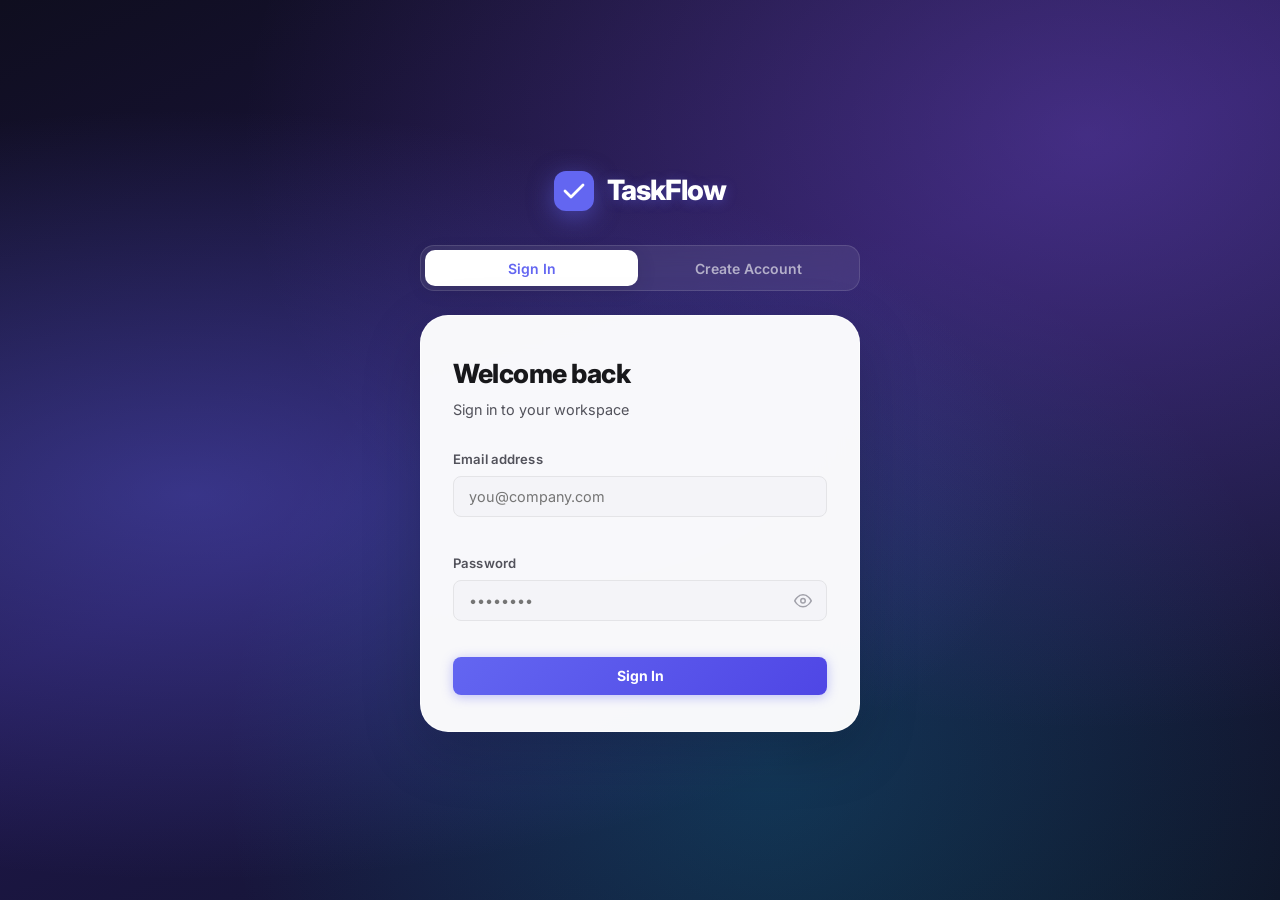
<file: frontend/index.html>
<!DOCTYPE html>
<html lang="en">
<head>
  <meta charset="UTF-8" />
  <meta name="viewport" content="width=device-width, initial-scale=1.0" />
  <meta name="description" content="TaskFlow — Enterprise Task Manager, Kanban board for teams" />
  <title>TaskFlow — Task Manager</title>
  <link rel="preconnect" href="https://fonts.googleapis.com" />
  <link rel="preconnect" href="https://fonts.gstatic.com" crossorigin />
  <link href="https://fonts.googleapis.com/css2?family=Inter:ital,opsz,wght@0,14..32,300;0,14..32,400;0,14..32,500;0,14..32,600;0,14..32,700;0,14..32,800;1,14..32,400&display=swap" rel="stylesheet" />
  <link rel="stylesheet" href="./css/styles.css" />

</head>
<body>

<!-- ═══════════════════════════════════════════════
     AUTH SCREEN
═══════════════════════════════════════════════ -->
<div id="auth-screen" class="auth-screen">

  <div class="auth-brand">
    <div class="brand-logo" aria-hidden="true">
      <svg width="40" height="40" viewBox="0 0 40 40" fill="none">
        <rect width="40" height="40" rx="12" fill="#6366f1"/>
        <path d="M11 20l6 6 12-12" stroke="#fff" stroke-width="2.8" stroke-linecap="round" stroke-linejoin="round"/>
      </svg>
    </div>
    <span class="brand-name">TaskFlow</span>
  </div>

  <div class="auth-tabs" role="tablist" aria-label="Auth options">
    <button class="auth-tab active" id="tab-login" role="tab" aria-selected="true" aria-controls="panel-login" data-tab="login">Sign In</button>
    <button class="auth-tab" id="tab-register" role="tab" aria-selected="false" aria-controls="panel-register" data-tab="register">Create Account</button>
  </div>

  <!-- Login -->
  <div class="auth-panel" id="panel-login" role="tabpanel" aria-labelledby="tab-login">
    <h1 class="auth-heading">Welcome back</h1>
    <p class="auth-subheading">Sign in to your workspace</p>
    <form id="login-form" novalidate autocomplete="on">
      <div class="form-group">
        <label for="login-email">Email address</label>
        <input type="email" id="login-email" name="email" autocomplete="email" placeholder="you@company.com" required />
        <span class="field-error" id="login-email-err" role="alert" aria-live="polite"></span>
      </div>
      <div class="form-group">
        <label for="login-password">Password</label>
        <div class="input-wrap">
          <input type="password" id="login-password" name="password" autocomplete="current-password" placeholder="••••••••" required />
          <button type="button" class="toggle-pw" aria-label="Show or hide password" data-target="login-password">
            <svg class="eye-icon" viewBox="0 0 24 24" fill="none" stroke="currentColor" stroke-width="2" aria-hidden="true"><path d="M1 12s4-8 11-8 11 8 11 8-4 8-11 8S1 12 1 12z"/><circle cx="12" cy="12" r="3"/></svg>
          </button>
        </div>
        <span class="field-error" id="login-pw-err" role="alert" aria-live="polite"></span>
      </div>
      <button type="submit" class="btn-primary btn-full" id="login-submit">
        <span class="btn-text">Sign In</span>
        <span class="btn-loader" aria-hidden="true"></span>
      </button>
      <div class="auth-banner" id="login-banner" role="alert" aria-live="assertive"></div>
    </form>
  </div>

  <!-- Register -->
  <div class="auth-panel auth-panel--hidden" id="panel-register" role="tabpanel" aria-labelledby="tab-register">
    <h1 class="auth-heading">Create your account</h1>
    <p class="auth-subheading">Start managing tasks with your team</p>
    <form id="register-form" novalidate autocomplete="on">
      <div class="form-group">
        <label for="reg-name">Full name</label>
        <input type="text" id="reg-name" name="name" autocomplete="name" placeholder="Jane Smith" required />
        <span class="field-error" id="reg-name-err" role="alert" aria-live="polite"></span>
      </div>
      <div class="form-group">
        <label for="reg-email">Email address</label>
        <input type="email" id="reg-email" name="email" autocomplete="email" placeholder="you@company.com" required />
        <span class="field-error" id="reg-email-err" role="alert" aria-live="polite"></span>
      </div>
      <div class="form-group">
        <label for="reg-password">Password <span class="hint">(min. 8 characters)</span></label>
        <div class="input-wrap">
          <input type="password" id="reg-password" name="password" autocomplete="new-password" placeholder="••••••••" required minlength="8" />
          <button type="button" class="toggle-pw" aria-label="Show or hide password" data-target="reg-password">
            <svg class="eye-icon" viewBox="0 0 24 24" fill="none" stroke="currentColor" stroke-width="2" aria-hidden="true"><path d="M1 12s4-8 11-8 11 8 11 8-4 8-11 8S1 12 1 12z"/><circle cx="12" cy="12" r="3"/></svg>
          </button>
        </div>
        <span class="field-error" id="reg-pw-err" role="alert" aria-live="polite"></span>
      </div>
      <button type="submit" class="btn-primary btn-full" id="register-submit">
        <span class="btn-text">Create Account</span>
        <span class="btn-loader" aria-hidden="true"></span>
      </button>
      <div class="auth-banner" id="reg-banner" role="alert" aria-live="assertive"></div>
    </form>
  </div>

</div><!-- /auth-screen -->

<!-- ═══════════════════════════════════════════════
     APP SHELL
═══════════════════════════════════════════════ -->
<div id="app" class="app-shell app-shell--hidden" aria-label="TaskFlow Application">

  <!-- Sidebar -->
  <aside class="sidebar" id="sidebar" aria-label="Sidebar navigation">
    <div class="sidebar-header">
      <div class="brand-logo" aria-hidden="true">
        <svg width="30" height="30" viewBox="0 0 40 40" fill="none">
          <rect width="40" height="40" rx="12" fill="#6366f1"/>
          <path d="M11 20l6 6 12-12" stroke="#fff" stroke-width="2.8" stroke-linecap="round" stroke-linejoin="round"/>
        </svg>
      </div>
      <span class="brand-name">TaskFlow</span>
      <button class="sidebar-close" id="sidebar-close" aria-label="Close sidebar">
        <svg viewBox="0 0 24 24" fill="none" stroke="currentColor" stroke-width="2.5" aria-hidden="true"><line x1="18" y1="6" x2="6" y2="18"/><line x1="6" y1="6" x2="18" y2="18"/></svg>
      </button>
    </div>

    <div class="sidebar-user">
      <div class="user-avatar" id="sidebar-avatar" aria-hidden="true"></div>
      <div class="user-info">
        <span class="user-name" id="sidebar-user-name">Loading…</span>
        <span class="user-role" id="sidebar-user-role"></span>
      </div>
    </div>

    <nav class="sidebar-nav" aria-label="Main navigation">
      <button class="nav-item active" data-view="board" aria-current="page">
        <svg class="nav-icon" viewBox="0 0 24 24" fill="none" stroke="currentColor" stroke-width="2" aria-hidden="true">
          <rect x="3" y="3" width="7" height="18" rx="1.5"/><rect x="14" y="3" width="7" height="10" rx="1.5"/><rect x="14" y="17" width="7" height="4" rx="1.5"/>
        </svg>Board
      </button>
      <button class="nav-item" data-view="activity">
        <svg class="nav-icon" viewBox="0 0 24 24" fill="none" stroke="currentColor" stroke-width="2" aria-hidden="true">
          <polyline points="22 12 18 12 15 21 9 3 6 12 2 12"/>
        </svg>Activity
      </button>
    </nav>

    <div class="sidebar-section">
      <div class="sidebar-section-header">
        <span>Projects</span>
        <button class="icon-btn" id="new-project-btn" aria-label="Create new project" title="New project">
          <svg viewBox="0 0 24 24" fill="none" stroke="currentColor" stroke-width="2.5" aria-hidden="true"><line x1="12" y1="5" x2="12" y2="19"/><line x1="5" y1="12" x2="19" y2="12"/></svg>
        </button>
      </div>
      <ul class="project-list" id="project-list" role="list" aria-label="Your projects"></ul>
    </div>

    <button class="sidebar-logout" id="logout-btn">
      <svg viewBox="0 0 24 24" fill="none" stroke="currentColor" stroke-width="2" aria-hidden="true">
        <path d="M9 21H5a2 2 0 01-2-2V5a2 2 0 012-2h4"/><polyline points="16 17 21 12 16 7"/><line x1="21" y1="12" x2="9" y2="12"/>
      </svg>Sign Out
    </button>
  </aside>

  <!-- Main content -->
  <div class="main-content">

    <!-- Topbar -->
    <header class="topbar" role="banner">
      <button class="hamburger" id="sidebar-toggle" aria-label="Toggle sidebar" aria-expanded="false" aria-controls="sidebar">
        <svg viewBox="0 0 24 24" fill="none" stroke="currentColor" stroke-width="2" aria-hidden="true">
          <line x1="3" y1="6" x2="21" y2="6"/><line x1="3" y1="12" x2="21" y2="12"/><line x1="3" y1="18" x2="21" y2="18"/>
        </svg>
      </button>

      <div class="topbar-project">
        <span class="project-dot" id="topbar-dot" aria-hidden="true"></span>
        <h2 class="project-title" id="topbar-title">Select a project</h2>
      </div>

      <div class="topbar-tools topbar-tools--hidden" id="topbar-tools">
        <div class="search-wrap">
          <label for="search-input" class="sr-only">Search tasks</label>
          <svg class="search-icon" viewBox="0 0 24 24" fill="none" stroke="currentColor" stroke-width="2" aria-hidden="true"><circle cx="11" cy="11" r="8"/><line x1="21" y1="21" x2="16.65" y2="16.65"/></svg>
          <input type="search" id="search-input" placeholder="Search tasks…" aria-label="Search tasks" autocomplete="off" />
        </div>
        <label for="filter-status" class="sr-only">Filter by status</label>
        <select id="filter-status" class="filter-select" aria-label="Filter by status">
          <option value="">All Status</option>
          <option value="todo">To Do</option>
          <option value="in_progress">In Progress</option>
          <option value="review">Review</option>
          <option value="done">Done</option>
        </select>
        <label for="filter-priority" class="sr-only">Filter by priority</label>
        <select id="filter-priority" class="filter-select" aria-label="Filter by priority">
          <option value="">All Priority</option>
          <option value="urgent">Urgent</option>
          <option value="high">High</option>
          <option value="medium">Medium</option>
          <option value="low">Low</option>
        </select>
        <button class="btn-primary" id="add-task-btn">
          <svg viewBox="0 0 24 24" fill="none" stroke="currentColor" stroke-width="2.5" aria-hidden="true" width="15" height="15"><line x1="12" y1="5" x2="12" y2="19"/><line x1="5" y1="12" x2="19" y2="12"/></svg>
          New Task
        </button>
      </div>
    </header>

    <!-- Stats bar -->
    <div class="stats-bar stats-bar--hidden" id="stats-bar" aria-label="Task statistics">
      <div class="stat-card" data-status="todo">
        <span class="stat-value" id="stat-todo">0</span>
        <span class="stat-label">To Do</span>
      </div>
      <div class="stat-card" data-status="in_progress">
        <span class="stat-value" id="stat-inprogress">0</span>
        <span class="stat-label">In Progress</span>
      </div>
      <div class="stat-card" data-status="review">
        <span class="stat-value" id="stat-review">0</span>
        <span class="stat-label">Review</span>
      </div>
      <div class="stat-card" data-status="done">
        <span class="stat-value" id="stat-done">0</span>
        <span class="stat-label">Done</span>
      </div>
      <div class="stat-card stat-total">
        <span class="stat-value" id="stat-total">0</span>
        <span class="stat-label">Total</span>
      </div>
    </div>

    <!-- Board view -->
    <main id="view-board" class="view" aria-label="Kanban board">
      <div class="board-columns" id="board" role="list" aria-label="Task columns"></div>
    </main>

    <!-- Activity view -->
    <main id="view-activity" class="view view--hidden" aria-label="Activity log">
      <div class="activity-view">
        <h2 class="view-heading">Recent Activity</h2>
        <ul class="activity-list" id="activity-list" role="list" aria-label="Activity entries"></ul>
      </div>
    </main>

    <!-- Empty state -->
    <div id="empty-state" class="empty-state empty-state--hidden" role="status">
      <div class="empty-icon" aria-hidden="true">
        <svg viewBox="0 0 100 100" fill="none">
          <rect x="12" y="24" width="76" height="58" rx="8" fill="#ede9fe"/>
          <rect x="24" y="38" width="52" height="6" rx="3" fill="#a5b4fc"/>
          <rect x="24" y="50" width="36" height="6" rx="3" fill="#c7d2fe"/>
          <rect x="24" y="62" width="44" height="6" rx="3" fill="#c7d2fe"/>
          <circle cx="74" cy="26" r="18" fill="#6366f1"/>
          <line x1="74" y1="18" x2="74" y2="34" stroke="#fff" stroke-width="3" stroke-linecap="round"/>
          <line x1="66" y1="26" x2="82" y2="26" stroke="#fff" stroke-width="3" stroke-linecap="round"/>
        </svg>
      </div>
      <h3>No project selected</h3>
      <p>Pick a project from the sidebar or create a new one to get started.</p>
      <button class="btn-primary" id="empty-new-project">
        <svg viewBox="0 0 24 24" fill="none" stroke="currentColor" stroke-width="2.5" aria-hidden="true" width="16" height="16"><line x1="12" y1="5" x2="12" y2="19"/><line x1="5" y1="12" x2="19" y2="12"/></svg>
        Create Project
      </button>
    </div>

  </div><!-- /main-content -->
</div><!-- /app-shell -->

<!-- ═══════════════════════════════════════════════
     MODALS
═══════════════════════════════════════════════ -->

<!-- Task modal -->
<div class="modal-overlay" id="task-modal" role="dialog" aria-modal="true" aria-labelledby="task-modal-title" style="display:none">
  <div class="modal">
    <div class="modal-header">
      <h2 class="modal-title" id="task-modal-title">New Task</h2>
      <button class="modal-close" id="task-modal-close" aria-label="Close task dialog">
        <svg viewBox="0 0 24 24" fill="none" stroke="currentColor" stroke-width="2.5" aria-hidden="true"><line x1="18" y1="6" x2="6" y2="18"/><line x1="6" y1="6" x2="18" y2="18"/></svg>
      </button>
    </div>
    <form id="task-form" novalidate>
      <div class="modal-body">
        <input type="hidden" id="task-id" />
        <div class="form-group">
          <div class="label-row">
            <label for="task-title">Task title <span class="req" aria-hidden="true">*</span></label>
            <span class="char-count" id="task-title-count">0 / 200</span>
          </div>
          <input type="text" id="task-title" name="title" placeholder="e.g. Design landing page" required maxlength="200" autocomplete="off" />
          <span class="field-error" id="task-title-err" role="alert" aria-live="polite"></span>
        </div>
        <div class="form-group">
          <label for="task-description">Description</label>
          <textarea id="task-description" name="description" rows="3" placeholder="Add more details about this task…" maxlength="2000"></textarea>
        </div>
        <div class="form-row">
          <div class="form-group">
            <label for="task-status">Status</label>
            <select id="task-status" name="status">
              <option value="todo">📋 To Do</option>
              <option value="in_progress">🔄 In Progress</option>
              <option value="review">👀 Review</option>
              <option value="done">✅ Done</option>
            </select>
          </div>
          <div class="form-group">
            <label for="task-priority">Priority</label>
            <select id="task-priority" name="priority">
              <option value="low">🟢 Low</option>
              <option value="medium" selected>🟡 Medium</option>
              <option value="high">🟠 High</option>
              <option value="urgent">🔴 Urgent</option>
            </select>
          </div>
        </div>
        <div class="form-group">
          <label for="task-due">Due date</label>
          <input type="date" id="task-due" name="due_date" />
        </div>
      </div>
      <div class="modal-footer">
        <button type="button" class="btn-secondary" id="task-cancel">Cancel</button>
        <button type="submit" class="btn-primary" id="task-submit">
          <span class="btn-text">Save Task</span>
          <span class="btn-loader" aria-hidden="true"></span>
        </button>
      </div>
      <div class="auth-banner" id="task-banner" role="alert" aria-live="assertive"></div>
    </form>
  </div>
</div>

<!-- Project modal -->
<div class="modal-overlay" id="project-modal" role="dialog" aria-modal="true" aria-labelledby="project-modal-title" style="display:none">
  <div class="modal">
    <div class="modal-header">
      <h2 class="modal-title" id="project-modal-title">New Project</h2>
      <button class="modal-close" id="project-modal-close" aria-label="Close project dialog">
        <svg viewBox="0 0 24 24" fill="none" stroke="currentColor" stroke-width="2.5" aria-hidden="true"><line x1="18" y1="6" x2="6" y2="18"/><line x1="6" y1="6" x2="18" y2="18"/></svg>
      </button>
    </div>
    <form id="project-form" novalidate>
      <div class="modal-body">
        <input type="hidden" id="project-id" />
        <div class="form-group">
          <label for="project-name">Project name <span class="req" aria-hidden="true">*</span></label>
          <input type="text" id="project-name" name="name" placeholder="e.g. Website Redesign" required maxlength="150" autocomplete="off" />
          <span class="field-error" id="project-name-err" role="alert" aria-live="polite"></span>
        </div>
        <div class="form-group">
          <label for="project-description">Description</label>
          <textarea id="project-description" name="description" rows="2" placeholder="What is this project about?"></textarea>
        </div>
        <div class="form-group">
          <label>Accent colour</label>
          <div class="color-swatches" role="radiogroup" aria-label="Project colour">
            <input type="radio" name="project-color" id="col1" value="#6366f1" checked class="sr-only" /><label for="col1" class="swatch" style="--sw:#6366f1" aria-label="Indigo"></label>
            <input type="radio" name="project-color" id="col2" value="#8b5cf6" class="sr-only" /><label for="col2" class="swatch" style="--sw:#8b5cf6" aria-label="Purple"></label>
            <input type="radio" name="project-color" id="col3" value="#06b6d4" class="sr-only" /><label for="col3" class="swatch" style="--sw:#06b6d4" aria-label="Cyan"></label>
            <input type="radio" name="project-color" id="col4" value="#10b981" class="sr-only" /><label for="col4" class="swatch" style="--sw:#10b981" aria-label="Emerald"></label>
            <input type="radio" name="project-color" id="col5" value="#f59e0b" class="sr-only" /><label for="col5" class="swatch" style="--sw:#f59e0b" aria-label="Amber"></label>
            <input type="radio" name="project-color" id="col6" value="#ef4444" class="sr-only" /><label for="col6" class="swatch" style="--sw:#ef4444" aria-label="Red"></label>
            <input type="radio" name="project-color" id="col7" value="#ec4899" class="sr-only" /><label for="col7" class="swatch" style="--sw:#ec4899" aria-label="Pink"></label>
          </div>
        </div>
      </div>
      <div class="modal-footer">
        <button type="button" class="btn-secondary" id="project-cancel">Cancel</button>
        <button type="submit" class="btn-primary" id="project-submit">
          <span class="btn-text">Create Project</span>
          <span class="btn-loader" aria-hidden="true"></span>
        </button>
      </div>
      <div class="auth-banner" id="project-banner" role="alert" aria-live="assertive"></div>
    </form>
  </div>
</div>

<!-- Confirm delete modal -->
<div class="modal-overlay" id="confirm-modal" role="alertdialog" aria-modal="true" aria-labelledby="confirm-title" aria-describedby="confirm-desc" style="display:none">
  <div class="modal modal-sm">
    <div class="modal-header modal-header--danger">
      <div class="modal-header-icon" aria-hidden="true">
        <svg viewBox="0 0 24 24" fill="none" stroke="currentColor" stroke-width="2" width="20" height="20"><polyline points="3 6 5 6 21 6"/><path d="M19 6l-1 14H6L5 6"/><path d="M10 11v6M14 11v6"/><path d="M9 6V4a1 1 0 011-1h4a1 1 0 011 1v2"/></svg>
      </div>
      <h2 class="modal-title" id="confirm-title">Delete Task</h2>
      <button class="modal-close" id="confirm-close" aria-label="Close">
        <svg viewBox="0 0 24 24" fill="none" stroke="currentColor" stroke-width="2.5" aria-hidden="true"><line x1="18" y1="6" x2="6" y2="18"/><line x1="6" y1="6" x2="18" y2="18"/></svg>
      </button>
    </div>
    <p id="confirm-desc" class="confirm-text"></p>
    <div class="modal-footer">
      <button type="button" class="btn-secondary" id="confirm-cancel">Cancel</button>
      <button type="button" class="btn-danger" id="confirm-ok">
        <svg viewBox="0 0 24 24" fill="none" stroke="currentColor" stroke-width="2" aria-hidden="true" width="15" height="15"><polyline points="3 6 5 6 21 6"/><path d="M19 6l-1 14H6L5 6"/></svg>
        Delete
      </button>
    </div>
  </div>
</div>

<div class="toast-container" id="toast-container" aria-live="polite" aria-atomic="true"></div>

<script src="./js/app.js"></script>
</body>
</html>
</file>
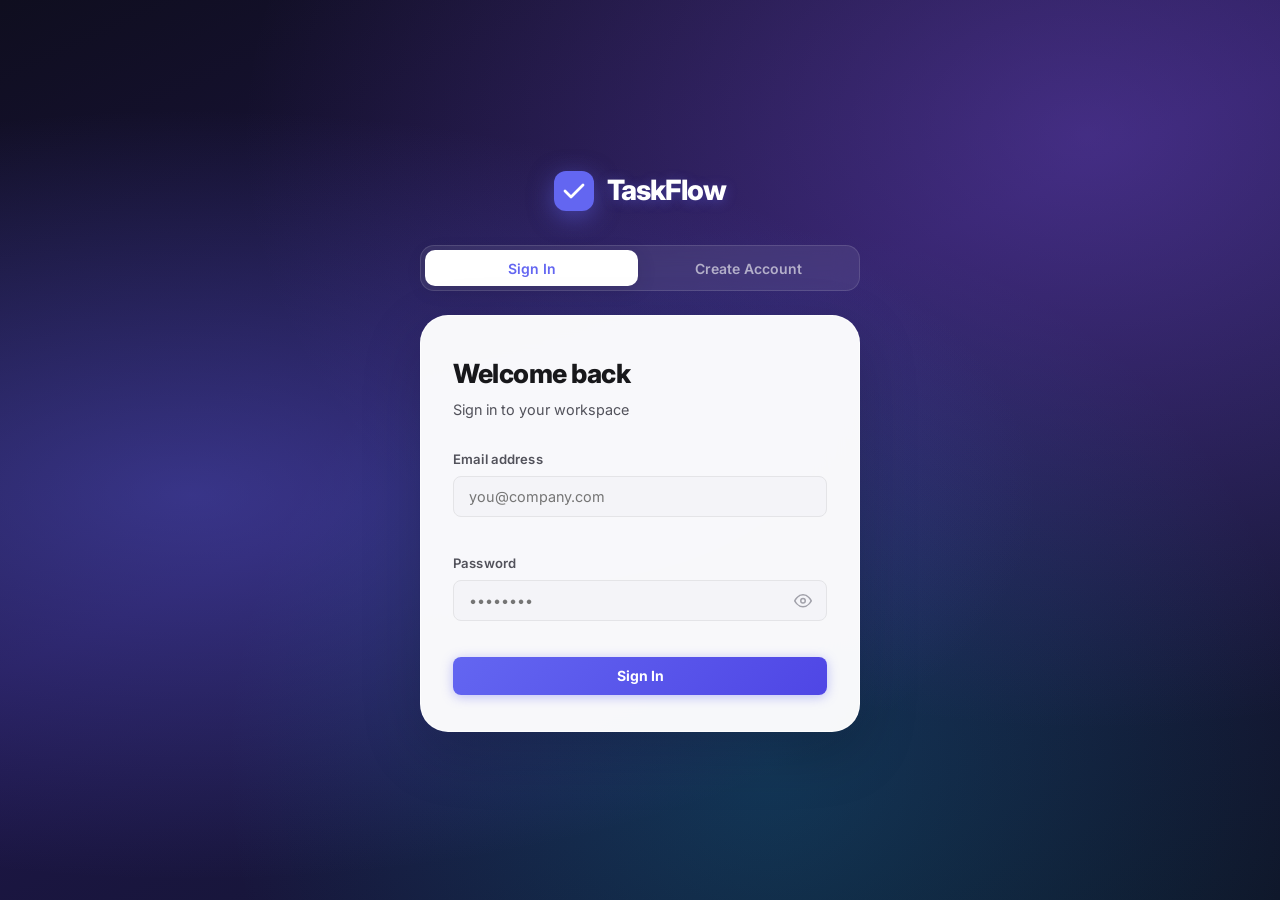
<file: frontend/public/index.html>
<!DOCTYPE html>
<html lang="en">
<head>
  <meta charset="UTF-8" />
  <meta name="viewport" content="width=device-width, initial-scale=1.0" />
  <meta name="description" content="TaskFlow — Enterprise Task Manager, Kanban board for teams" />
  <title>TaskFlow — Task Manager</title>
  <link rel="preconnect" href="https://fonts.googleapis.com" />
  <link rel="preconnect" href="https://fonts.gstatic.com" crossorigin />
  <link href="https://fonts.googleapis.com/css2?family=Inter:ital,opsz,wght@0,14..32,300;0,14..32,400;0,14..32,500;0,14..32,600;0,14..32,700;0,14..32,800;1,14..32,400&display=swap" rel="stylesheet" />
  <link rel="stylesheet" href="./css/styles.css" />
</head>
<body>

<!-- ═══════════════════════════════════════════════
     AUTH SCREEN
═══════════════════════════════════════════════ -->
<div id="auth-screen" class="auth-screen">

  <div class="auth-brand">
    <div class="brand-logo" aria-hidden="true">
      <svg width="40" height="40" viewBox="0 0 40 40" fill="none">
        <rect width="40" height="40" rx="12" fill="#6366f1"/>
        <path d="M11 20l6 6 12-12" stroke="#fff" stroke-width="2.8" stroke-linecap="round" stroke-linejoin="round"/>
      </svg>
    </div>
    <span class="brand-name">TaskFlow</span>
  </div>

  <div class="auth-tabs" role="tablist" aria-label="Auth options">
    <button class="auth-tab active" id="tab-login" role="tab" aria-selected="true" aria-controls="panel-login" data-tab="login">Sign In</button>
    <button class="auth-tab" id="tab-register" role="tab" aria-selected="false" aria-controls="panel-register" data-tab="register">Create Account</button>
  </div>

  <!-- Login -->
  <div class="auth-panel" id="panel-login" role="tabpanel" aria-labelledby="tab-login">
    <h1 class="auth-heading">Welcome back</h1>
    <p class="auth-subheading">Sign in to your workspace</p>
    <form id="login-form" novalidate autocomplete="on">
      <div class="form-group">
        <label for="login-email">Email address</label>
        <input type="email" id="login-email" name="email" autocomplete="email" placeholder="you@company.com" required />
        <span class="field-error" id="login-email-err" role="alert" aria-live="polite"></span>
      </div>
      <div class="form-group">
        <label for="login-password">Password</label>
        <div class="input-wrap">
          <input type="password" id="login-password" name="password" autocomplete="current-password" placeholder="••••••••" required />
          <button type="button" class="toggle-pw" aria-label="Show or hide password" data-target="login-password">
            <svg class="eye-icon" viewBox="0 0 24 24" fill="none" stroke="currentColor" stroke-width="2" aria-hidden="true"><path d="M1 12s4-8 11-8 11 8 11 8-4 8-11 8S1 12 1 12z"/><circle cx="12" cy="12" r="3"/></svg>
          </button>
        </div>
        <span class="field-error" id="login-pw-err" role="alert" aria-live="polite"></span>
      </div>
      <button type="submit" class="btn-primary btn-full" id="login-submit">
        <span class="btn-text">Sign In</span>
        <span class="btn-loader" aria-hidden="true"></span>
      </button>
      <div class="auth-banner" id="login-banner" role="alert" aria-live="assertive"></div>
    </form>
  </div>

  <!-- Register -->
  <div class="auth-panel auth-panel--hidden" id="panel-register" role="tabpanel" aria-labelledby="tab-register">
    <h1 class="auth-heading">Create your account</h1>
    <p class="auth-subheading">Start managing tasks with your team</p>
    <form id="register-form" novalidate autocomplete="on">
      <div class="form-group">
        <label for="reg-name">Full name</label>
        <input type="text" id="reg-name" name="name" autocomplete="name" placeholder="Jane Smith" required />
        <span class="field-error" id="reg-name-err" role="alert" aria-live="polite"></span>
      </div>
      <div class="form-group">
        <label for="reg-email">Email address</label>
        <input type="email" id="reg-email" name="email" autocomplete="email" placeholder="you@company.com" required />
        <span class="field-error" id="reg-email-err" role="alert" aria-live="polite"></span>
      </div>
      <div class="form-group">
        <label for="reg-password">Password <span class="hint">(min. 8 characters)</span></label>
        <div class="input-wrap">
          <input type="password" id="reg-password" name="password" autocomplete="new-password" placeholder="••••••••" required minlength="8" />
          <button type="button" class="toggle-pw" aria-label="Show or hide password" data-target="reg-password">
            <svg class="eye-icon" viewBox="0 0 24 24" fill="none" stroke="currentColor" stroke-width="2" aria-hidden="true"><path d="M1 12s4-8 11-8 11 8 11 8-4 8-11 8S1 12 1 12z"/><circle cx="12" cy="12" r="3"/></svg>
          </button>
        </div>
        <span class="field-error" id="reg-pw-err" role="alert" aria-live="polite"></span>
      </div>
      <button type="submit" class="btn-primary btn-full" id="register-submit">
        <span class="btn-text">Create Account</span>
        <span class="btn-loader" aria-hidden="true"></span>
      </button>
      <div class="auth-banner" id="reg-banner" role="alert" aria-live="assertive"></div>
    </form>
  </div>

</div><!-- /auth-screen -->

<!-- ═══════════════════════════════════════════════
     APP SHELL
═══════════════════════════════════════════════ -->
<div id="app" class="app-shell app-shell--hidden" aria-label="TaskFlow Application">

  <!-- Sidebar -->
  <aside class="sidebar" id="sidebar" aria-label="Sidebar navigation">
    <div class="sidebar-header">
      <div class="brand-logo" aria-hidden="true">
        <svg width="30" height="30" viewBox="0 0 40 40" fill="none">
          <rect width="40" height="40" rx="12" fill="#6366f1"/>
          <path d="M11 20l6 6 12-12" stroke="#fff" stroke-width="2.8" stroke-linecap="round" stroke-linejoin="round"/>
        </svg>
      </div>
      <span class="brand-name">TaskFlow</span>
      <button class="sidebar-close" id="sidebar-close" aria-label="Close sidebar">
        <svg viewBox="0 0 24 24" fill="none" stroke="currentColor" stroke-width="2.5" aria-hidden="true"><line x1="18" y1="6" x2="6" y2="18"/><line x1="6" y1="6" x2="18" y2="18"/></svg>
      </button>
    </div>

    <div class="sidebar-user">
      <div class="user-avatar" id="sidebar-avatar" aria-hidden="true"></div>
      <div class="user-info">
        <span class="user-name" id="sidebar-user-name">Loading…</span>
        <span class="user-role" id="sidebar-user-role"></span>
      </div>
    </div>

    <nav class="sidebar-nav" aria-label="Main navigation">
      <button class="nav-item active" data-view="board" aria-current="page">
        <svg class="nav-icon" viewBox="0 0 24 24" fill="none" stroke="currentColor" stroke-width="2" aria-hidden="true">
          <rect x="3" y="3" width="7" height="18" rx="1.5"/><rect x="14" y="3" width="7" height="10" rx="1.5"/><rect x="14" y="17" width="7" height="4" rx="1.5"/>
        </svg>Board
      </button>
      <button class="nav-item" data-view="activity">
        <svg class="nav-icon" viewBox="0 0 24 24" fill="none" stroke="currentColor" stroke-width="2" aria-hidden="true">
          <polyline points="22 12 18 12 15 21 9 3 6 12 2 12"/>
        </svg>Activity
      </button>
    </nav>

    <div class="sidebar-section">
      <div class="sidebar-section-header">
        <span>Projects</span>
        <button class="icon-btn" id="new-project-btn" aria-label="Create new project" title="New project">
          <svg viewBox="0 0 24 24" fill="none" stroke="currentColor" stroke-width="2.5" aria-hidden="true"><line x1="12" y1="5" x2="12" y2="19"/><line x1="5" y1="12" x2="19" y2="12"/></svg>
        </button>
      </div>
      <ul class="project-list" id="project-list" role="list" aria-label="Your projects"></ul>
    </div>

    <button class="sidebar-logout" id="logout-btn">
      <svg viewBox="0 0 24 24" fill="none" stroke="currentColor" stroke-width="2" aria-hidden="true">
        <path d="M9 21H5a2 2 0 01-2-2V5a2 2 0 012-2h4"/><polyline points="16 17 21 12 16 7"/><line x1="21" y1="12" x2="9" y2="12"/>
      </svg>Sign Out
    </button>
  </aside>

  <!-- Main content -->
  <div class="main-content">

    <!-- Topbar -->
    <header class="topbar" role="banner">
      <button class="hamburger" id="sidebar-toggle" aria-label="Toggle sidebar" aria-expanded="false" aria-controls="sidebar">
        <svg viewBox="0 0 24 24" fill="none" stroke="currentColor" stroke-width="2" aria-hidden="true">
          <line x1="3" y1="6" x2="21" y2="6"/><line x1="3" y1="12" x2="21" y2="12"/><line x1="3" y1="18" x2="21" y2="18"/>
        </svg>
      </button>

      <div class="topbar-project">
        <span class="project-dot" id="topbar-dot" aria-hidden="true"></span>
        <h2 class="project-title" id="topbar-title">Select a project</h2>
      </div>

      <div class="topbar-tools topbar-tools--hidden" id="topbar-tools">
        <div class="search-wrap">
          <label for="search-input" class="sr-only">Search tasks</label>
          <svg class="search-icon" viewBox="0 0 24 24" fill="none" stroke="currentColor" stroke-width="2" aria-hidden="true"><circle cx="11" cy="11" r="8"/><line x1="21" y1="21" x2="16.65" y2="16.65"/></svg>
          <input type="search" id="search-input" placeholder="Search tasks…" aria-label="Search tasks" autocomplete="off" />
        </div>
        <label for="filter-status" class="sr-only">Filter by status</label>
        <select id="filter-status" class="filter-select" aria-label="Filter by status">
          <option value="">All Status</option>
          <option value="todo">To Do</option>
          <option value="in_progress">In Progress</option>
          <option value="review">Review</option>
          <option value="done">Done</option>
        </select>
        <label for="filter-priority" class="sr-only">Filter by priority</label>
        <select id="filter-priority" class="filter-select" aria-label="Filter by priority">
          <option value="">All Priority</option>
          <option value="urgent">Urgent</option>
          <option value="high">High</option>
          <option value="medium">Medium</option>
          <option value="low">Low</option>
        </select>
        <button class="btn-primary" id="add-task-btn">
          <svg viewBox="0 0 24 24" fill="none" stroke="currentColor" stroke-width="2.5" aria-hidden="true" width="15" height="15"><line x1="12" y1="5" x2="12" y2="19"/><line x1="5" y1="12" x2="19" y2="12"/></svg>
          New Task
        </button>
      </div>
    </header>

    <!-- Stats bar -->
    <div class="stats-bar stats-bar--hidden" id="stats-bar" aria-label="Task statistics">
      <div class="stat-card" data-status="todo">
        <span class="stat-value" id="stat-todo">0</span>
        <span class="stat-label">To Do</span>
      </div>
      <div class="stat-card" data-status="in_progress">
        <span class="stat-value" id="stat-inprogress">0</span>
        <span class="stat-label">In Progress</span>
      </div>
      <div class="stat-card" data-status="review">
        <span class="stat-value" id="stat-review">0</span>
        <span class="stat-label">Review</span>
      </div>
      <div class="stat-card" data-status="done">
        <span class="stat-value" id="stat-done">0</span>
        <span class="stat-label">Done</span>
      </div>
      <div class="stat-card stat-total">
        <span class="stat-value" id="stat-total">0</span>
        <span class="stat-label">Total</span>
      </div>
    </div>

    <!-- Board view -->
    <main id="view-board" class="view" aria-label="Kanban board">
      <div class="board-columns" id="board" role="list" aria-label="Task columns"></div>
    </main>

    <!-- Activity view -->
    <main id="view-activity" class="view view--hidden" aria-label="Activity log">
      <div class="activity-view">
        <h2 class="view-heading">Recent Activity</h2>
        <ul class="activity-list" id="activity-list" role="list" aria-label="Activity entries"></ul>
      </div>
    </main>

    <!-- Empty state -->
    <div id="empty-state" class="empty-state empty-state--hidden" role="status">
      <div class="empty-icon" aria-hidden="true">
        <svg viewBox="0 0 100 100" fill="none">
          <rect x="12" y="24" width="76" height="58" rx="8" fill="#ede9fe"/>
          <rect x="24" y="38" width="52" height="6" rx="3" fill="#a5b4fc"/>
          <rect x="24" y="50" width="36" height="6" rx="3" fill="#c7d2fe"/>
          <rect x="24" y="62" width="44" height="6" rx="3" fill="#c7d2fe"/>
          <circle cx="74" cy="26" r="18" fill="#6366f1"/>
          <line x1="74" y1="18" x2="74" y2="34" stroke="#fff" stroke-width="3" stroke-linecap="round"/>
          <line x1="66" y1="26" x2="82" y2="26" stroke="#fff" stroke-width="3" stroke-linecap="round"/>
        </svg>
      </div>
      <h3>No project selected</h3>
      <p>Pick a project from the sidebar or create a new one to get started.</p>
      <button class="btn-primary" id="empty-new-project">
        <svg viewBox="0 0 24 24" fill="none" stroke="currentColor" stroke-width="2.5" aria-hidden="true" width="16" height="16"><line x1="12" y1="5" x2="12" y2="19"/><line x1="5" y1="12" x2="19" y2="12"/></svg>
        Create Project
      </button>
    </div>

  </div><!-- /main-content -->
</div><!-- /app-shell -->

<!-- ═══════════════════════════════════════════════
     MODALS
═══════════════════════════════════════════════ -->

<!-- Task modal -->
<div class="modal-overlay" id="task-modal" role="dialog" aria-modal="true" aria-labelledby="task-modal-title" style="display:none">
  <div class="modal">
    <div class="modal-header">
      <h2 class="modal-title" id="task-modal-title">New Task</h2>
      <button class="modal-close" id="task-modal-close" aria-label="Close task dialog">
        <svg viewBox="0 0 24 24" fill="none" stroke="currentColor" stroke-width="2.5" aria-hidden="true"><line x1="18" y1="6" x2="6" y2="18"/><line x1="6" y1="6" x2="18" y2="18"/></svg>
      </button>
    </div>
    <form id="task-form" novalidate>
      <div class="modal-body">
        <input type="hidden" id="task-id" />
        <div class="form-group">
          <div class="label-row">
            <label for="task-title">Task title <span class="req" aria-hidden="true">*</span></label>
            <span class="char-count" id="task-title-count">0 / 200</span>
          </div>
          <input type="text" id="task-title" name="title" placeholder="e.g. Design landing page" required maxlength="200" autocomplete="off" />
          <span class="field-error" id="task-title-err" role="alert" aria-live="polite"></span>
        </div>
        <div class="form-group">
          <label for="task-description">Description</label>
          <textarea id="task-description" name="description" rows="3" placeholder="Add more details about this task…" maxlength="2000"></textarea>
        </div>
        <div class="form-row">
          <div class="form-group">
            <label for="task-status">Status</label>
            <select id="task-status" name="status">
              <option value="todo">📋 To Do</option>
              <option value="in_progress">🔄 In Progress</option>
              <option value="review">👀 Review</option>
              <option value="done">✅ Done</option>
            </select>
          </div>
          <div class="form-group">
            <label for="task-priority">Priority</label>
            <select id="task-priority" name="priority">
              <option value="low">🟢 Low</option>
              <option value="medium" selected>🟡 Medium</option>
              <option value="high">🟠 High</option>
              <option value="urgent">🔴 Urgent</option>
            </select>
          </div>
        </div>
        <div class="form-group">
          <label for="task-due">Due date</label>
          <input type="date" id="task-due" name="due_date" />
        </div>
      </div>
      <div class="modal-footer">
        <button type="button" class="btn-secondary" id="task-cancel">Cancel</button>
        <button type="submit" class="btn-primary" id="task-submit">
          <span class="btn-text">Save Task</span>
          <span class="btn-loader" aria-hidden="true"></span>
        </button>
      </div>
      <div class="auth-banner" id="task-banner" role="alert" aria-live="assertive"></div>
    </form>
  </div>
</div>

<!-- Project modal -->
<div class="modal-overlay" id="project-modal" role="dialog" aria-modal="true" aria-labelledby="project-modal-title" style="display:none">
  <div class="modal">
    <div class="modal-header">
      <h2 class="modal-title" id="project-modal-title">New Project</h2>
      <button class="modal-close" id="project-modal-close" aria-label="Close project dialog">
        <svg viewBox="0 0 24 24" fill="none" stroke="currentColor" stroke-width="2.5" aria-hidden="true"><line x1="18" y1="6" x2="6" y2="18"/><line x1="6" y1="6" x2="18" y2="18"/></svg>
      </button>
    </div>
    <form id="project-form" novalidate>
      <div class="modal-body">
        <input type="hidden" id="project-id" />
        <div class="form-group">
          <label for="project-name">Project name <span class="req" aria-hidden="true">*</span></label>
          <input type="text" id="project-name" name="name" placeholder="e.g. Website Redesign" required maxlength="150" autocomplete="off" />
          <span class="field-error" id="project-name-err" role="alert" aria-live="polite"></span>
        </div>
        <div class="form-group">
          <label for="project-description">Description</label>
          <textarea id="project-description" name="description" rows="2" placeholder="What is this project about?"></textarea>
        </div>
        <div class="form-group">
          <label>Accent colour</label>
          <div class="color-swatches" role="radiogroup" aria-label="Project colour">
            <input type="radio" name="project-color" id="col1" value="#6366f1" checked class="sr-only" /><label for="col1" class="swatch" style="--sw:#6366f1" aria-label="Indigo"></label>
            <input type="radio" name="project-color" id="col2" value="#8b5cf6" class="sr-only" /><label for="col2" class="swatch" style="--sw:#8b5cf6" aria-label="Purple"></label>
            <input type="radio" name="project-color" id="col3" value="#06b6d4" class="sr-only" /><label for="col3" class="swatch" style="--sw:#06b6d4" aria-label="Cyan"></label>
            <input type="radio" name="project-color" id="col4" value="#10b981" class="sr-only" /><label for="col4" class="swatch" style="--sw:#10b981" aria-label="Emerald"></label>
            <input type="radio" name="project-color" id="col5" value="#f59e0b" class="sr-only" /><label for="col5" class="swatch" style="--sw:#f59e0b" aria-label="Amber"></label>
            <input type="radio" name="project-color" id="col6" value="#ef4444" class="sr-only" /><label for="col6" class="swatch" style="--sw:#ef4444" aria-label="Red"></label>
            <input type="radio" name="project-color" id="col7" value="#ec4899" class="sr-only" /><label for="col7" class="swatch" style="--sw:#ec4899" aria-label="Pink"></label>
          </div>
        </div>
      </div>
      <div class="modal-footer">
        <button type="button" class="btn-secondary" id="project-cancel">Cancel</button>
        <button type="submit" class="btn-primary" id="project-submit">
          <span class="btn-text">Create Project</span>
          <span class="btn-loader" aria-hidden="true"></span>
        </button>
      </div>
      <div class="auth-banner" id="project-banner" role="alert" aria-live="assertive"></div>
    </form>
  </div>
</div>

<!-- Confirm delete modal -->
<div class="modal-overlay" id="confirm-modal" role="alertdialog" aria-modal="true" aria-labelledby="confirm-title" aria-describedby="confirm-desc" style="display:none">
  <div class="modal modal-sm">
    <div class="modal-header modal-header--danger">
      <div class="modal-header-icon" aria-hidden="true">
        <svg viewBox="0 0 24 24" fill="none" stroke="currentColor" stroke-width="2" width="20" height="20"><polyline points="3 6 5 6 21 6"/><path d="M19 6l-1 14H6L5 6"/><path d="M10 11v6M14 11v6"/><path d="M9 6V4a1 1 0 011-1h4a1 1 0 011 1v2"/></svg>
      </div>
      <h2 class="modal-title" id="confirm-title">Delete Task</h2>
      <button class="modal-close" id="confirm-close" aria-label="Close">
        <svg viewBox="0 0 24 24" fill="none" stroke="currentColor" stroke-width="2.5" aria-hidden="true"><line x1="18" y1="6" x2="6" y2="18"/><line x1="6" y1="6" x2="18" y2="18"/></svg>
      </button>
    </div>
    <p id="confirm-desc" class="confirm-text"></p>
    <div class="modal-footer">
      <button type="button" class="btn-secondary" id="confirm-cancel">Cancel</button>
      <button type="button" class="btn-danger" id="confirm-ok">
        <svg viewBox="0 0 24 24" fill="none" stroke="currentColor" stroke-width="2" aria-hidden="true" width="15" height="15"><polyline points="3 6 5 6 21 6"/><path d="M19 6l-1 14H6L5 6"/></svg>
        Delete
      </button>
    </div>
  </div>
</div>

<div class="toast-container" id="toast-container" aria-live="polite" aria-atomic="true"></div>

<script src="./js/app.js"></script>
</body>
</html>
</file>
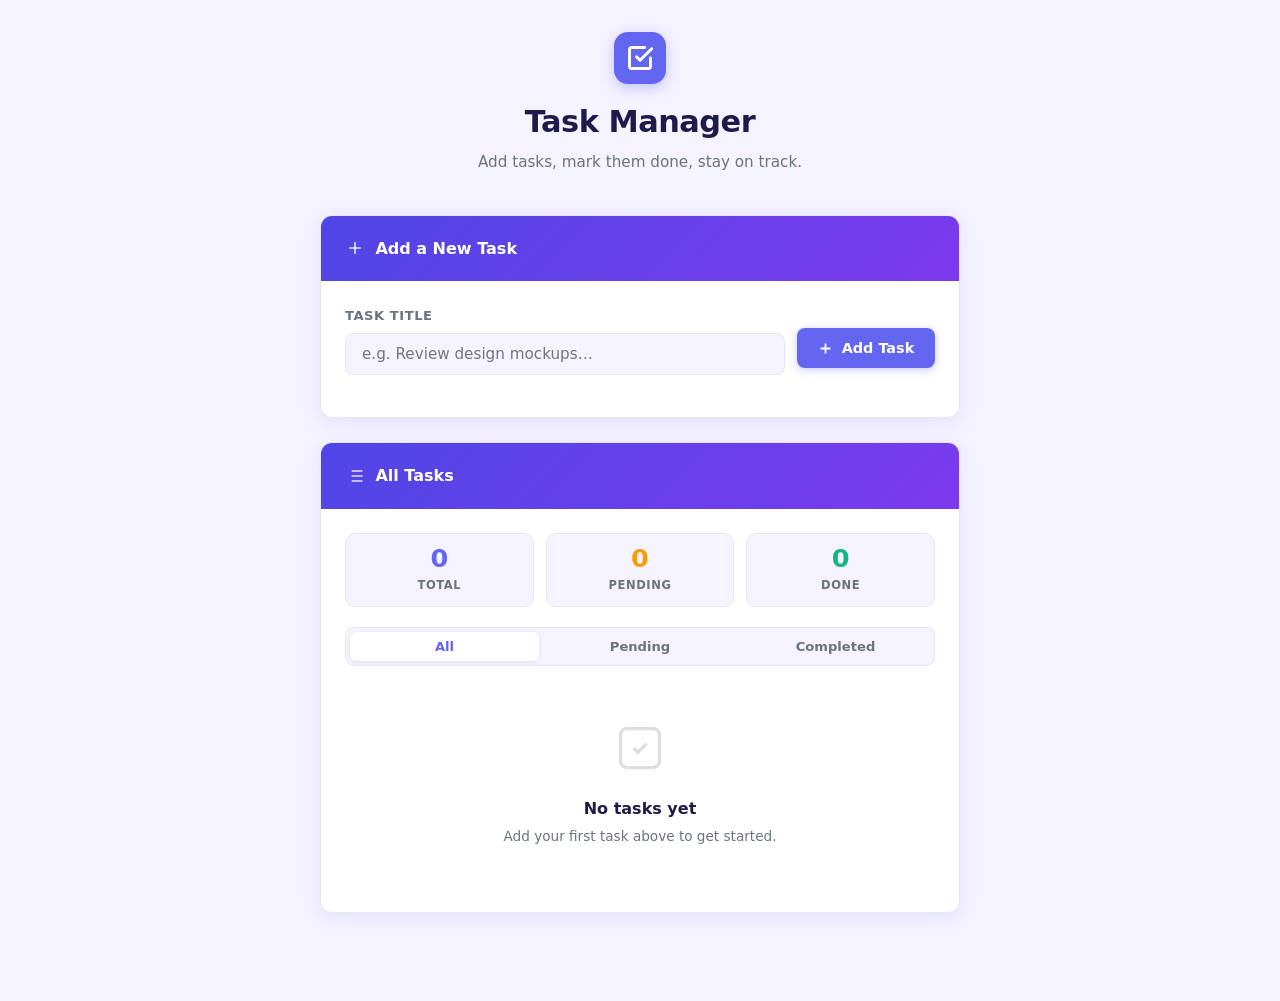
<file: frontend/tasks.html>
<!DOCTYPE html>
<html lang="en">
<head>
  <meta charset="UTF-8" />
  <meta name="viewport" content="width=device-width, initial-scale=1.0" />
  <meta name="description" content="Task Manager — add, view and complete your tasks" />
  <title>Task Manager</title>
  <style>
    /* ── Reset ─────────────────────────────────────── */
    *, *::before, *::after { box-sizing: border-box; margin: 0; padding: 0; }

    :root {
      --primary:      #6366f1;
      --primary-dark: #4f46e5;
      --primary-light:#e0e7ff;
      --success:      #10b981;
      --success-light:#d1fae5;
      --danger:       #ef4444;
      --danger-light: #fee2e2;
      --text:         #1e1b4b;
      --text-2:       #6b7280;
      --border:       #e5e7eb;
      --bg:           #f5f3ff;
      --surface:      #ffffff;
      --radius:       12px;
      --shadow:       0 4px 20px rgba(99,102,241,.13);
      --trans:        0.18s ease;
    }

    body {
      font-family: 'Segoe UI', system-ui, -apple-system, sans-serif;
      background: var(--bg);
      color: var(--text);
      min-height: 100vh;
      padding: 2rem 1rem 4rem;
      line-height: 1.6;
    }

    /* ── Page header ───────────────────────────────── */
    .page-header {
      text-align: center;
      margin-bottom: 2.5rem;
    }

    .page-header .logo {
      display: inline-flex;
      align-items: center;
      justify-content: center;
      width: 52px; height: 52px;
      background: var(--primary);
      border-radius: 14px;
      margin-bottom: .85rem;
      box-shadow: 0 4px 14px rgba(99,102,241,.35);
    }

    .page-header .logo svg { width: 28px; height: 28px; }

    .page-header h1 {
      font-size: 1.9rem;
      font-weight: 800;
      color: var(--text);
      letter-spacing: -.5px;
    }

    .page-header p {
      color: var(--text-2);
      font-size: .95rem;
      margin-top: .25rem;
    }

    /* ── Card ──────────────────────────────────────── */
    .card {
      background: var(--surface);
      border-radius: var(--radius);
      box-shadow: var(--shadow);
      max-width: 640px;
      margin: 0 auto 1.5rem;
      overflow: hidden;
      border: 1.5px solid var(--border);
    }

    .card-header {
      background: linear-gradient(135deg, #4f46e5, #7c3aed);
      padding: 1.25rem 1.5rem;
      display: flex;
      align-items: center;
      gap: .65rem;
    }

    .card-header h2 {
      color: #fff;
      font-size: 1rem;
      font-weight: 700;
    }

    .card-header svg { width: 20px; height: 20px; color: rgba(255,255,255,.85); }

    .card-body { padding: 1.5rem; }

    /* ── Form ──────────────────────────────────────── */
    .form-row {
      display: flex;
      gap: .75rem;
      align-items: flex-start;
    }

    .input-wrap { flex: 1; }

    .input-wrap label {
      display: block;
      font-size: .82rem;
      font-weight: 600;
      color: var(--text-2);
      margin-bottom: .4rem;
      text-transform: uppercase;
      letter-spacing: .04em;
    }

    .input-wrap input {
      width: 100%;
      padding: .7rem 1rem;
      border: 1.5px solid var(--border);
      border-radius: 8px;
      font-size: .95rem;
      color: var(--text);
      background: var(--bg);
      transition: border-color var(--trans), box-shadow var(--trans);
      font-family: inherit;
    }

    .input-wrap input:focus {
      outline: none;
      border-color: var(--primary);
      background: #fff;
      box-shadow: 0 0 0 3px var(--primary-light);
    }

    .input-wrap input.error {
      border-color: var(--danger);
      box-shadow: 0 0 0 3px var(--danger-light);
    }

    .field-error {
      font-size: .78rem;
      color: var(--danger);
      margin-top: .3rem;
      min-height: 1.1em;
      display: block;
      font-weight: 500;
    }

    /* ── Submit button ─────────────────────────────── */
    .btn-add {
      display: inline-flex;
      align-items: center;
      gap: .45rem;
      padding: .7rem 1.3rem;
      background: var(--primary);
      color: #fff;
      border: none;
      border-radius: 8px;
      font-size: .9rem;
      font-weight: 700;
      cursor: pointer;
      transition: var(--trans);
      white-space: nowrap;
      margin-top: 1.45rem;
      font-family: inherit;
      box-shadow: 0 2px 8px rgba(99,102,241,.35);
    }

    .btn-add:hover  { background: var(--primary-dark); transform: translateY(-1px); }
    .btn-add:active { transform: translateY(0); }
    .btn-add svg    { width: 17px; height: 17px; }

    /* ── Stats strip ───────────────────────────────── */
    .stats {
      display: flex;
      gap: .75rem;
      margin-bottom: 1.25rem;
    }

    .stat {
      flex: 1;
      background: var(--bg);
      border: 1.5px solid var(--border);
      border-radius: 10px;
      padding: .75rem 1rem;
      text-align: center;
    }

    .stat-value {
      display: block;
      font-size: 1.6rem;
      font-weight: 800;
      line-height: 1;
      color: var(--primary);
    }

    .stat.done-stat .stat-value { color: var(--success); }

    .stat-label {
      font-size: .72rem;
      text-transform: uppercase;
      letter-spacing: .05em;
      color: var(--text-2);
      font-weight: 600;
      margin-top: .25rem;
      display: block;
    }

    /* ── Filter tabs ───────────────────────────────── */
    .filter-tabs {
      display: flex;
      gap: .4rem;
      margin-bottom: 1rem;
      background: var(--bg);
      border-radius: 8px;
      padding: 4px;
      border: 1.5px solid var(--border);
    }

    .filter-tab {
      flex: 1;
      padding: .45rem .6rem;
      border: none;
      background: none;
      border-radius: 6px;
      font-size: .82rem;
      font-weight: 600;
      color: var(--text-2);
      cursor: pointer;
      transition: var(--trans);
      font-family: inherit;
    }

    .filter-tab.active {
      background: var(--surface);
      color: var(--primary);
      box-shadow: 0 1px 4px rgba(0,0,0,.1);
    }

    /* ── Task list ─────────────────────────────────── */
    .task-list {
      list-style: none;
      display: flex;
      flex-direction: column;
      gap: .6rem;
    }

    /* ── Task item ─────────────────────────────────── */
    .task-item {
      display: flex;
      align-items: center;
      gap: .9rem;
      padding: .9rem 1rem;
      background: var(--surface);
      border: 1.5px solid var(--border);
      border-radius: 10px;
      transition: box-shadow var(--trans), border-color var(--trans), opacity var(--trans);
      animation: slide-in .2s ease;
    }

    @keyframes slide-in {
      from { transform: translateY(-8px); opacity: 0; }
      to   { transform: translateY(0);    opacity: 1; }
    }

    .task-item:hover { box-shadow: 0 2px 12px rgba(99,102,241,.1); border-color: #c7d2fe; }

    /* Completed state */
    .task-item.completed {
      background: #fafafa;
      border-color: #e5e7eb;
      opacity: .72;
    }

    .task-item.completed:hover { opacity: .9; }

    /* Custom checkbox */
    .task-check {
      width: 20px; height: 20px;
      border-radius: 50%;
      border: 2px solid var(--border);
      flex-shrink: 0;
      cursor: pointer;
      display: flex;
      align-items: center;
      justify-content: center;
      transition: var(--trans);
      background: var(--surface);
    }

    .task-item:not(.completed) .task-check:hover {
      border-color: var(--success);
      background: var(--success-light);
    }

    .task-item.completed .task-check {
      background: var(--success);
      border-color: var(--success);
    }

    .task-check svg { width: 11px; height: 11px; opacity: 0; transition: var(--trans); }
    .task-item.completed .task-check svg { opacity: 1; }

    /* ── Task text ─────────────────────────────────── */
    .task-text-wrap { flex: 1; min-width: 0; }

    .task-text {
      font-size: .95rem;
      font-weight: 500;
      color: var(--text);
      word-break: break-word;
      transition: var(--trans);
    }

    .task-item.completed .task-text {
      text-decoration: line-through;
      color: var(--text-2);
    }

    .task-date {
      font-size: .73rem;
      color: var(--text-2);
      margin-top: .15rem;
    }

    /* ── Task actions ──────────────────────────────── */
    .task-actions { display: flex; gap: .4rem; flex-shrink: 0; }

    .btn-complete {
      display: inline-flex;
      align-items: center;
      gap: .3rem;
      padding: .38rem .75rem;
      border: 1.5px solid var(--success);
      background: var(--success-light);
      color: #065f46;
      border-radius: 6px;
      font-size: .78rem;
      font-weight: 700;
      cursor: pointer;
      transition: var(--trans);
      font-family: inherit;
      white-space: nowrap;
    }

    .btn-complete:hover { background: var(--success); color: #fff; }
    .btn-complete svg   { width: 13px; height: 13px; }

    .btn-undo {
      display: inline-flex;
      align-items: center;
      gap: .3rem;
      padding: .38rem .75rem;
      border: 1.5px solid var(--border);
      background: var(--bg);
      color: var(--text-2);
      border-radius: 6px;
      font-size: .78rem;
      font-weight: 700;
      cursor: pointer;
      transition: var(--trans);
      font-family: inherit;
      white-space: nowrap;
    }

    .btn-undo:hover { border-color: var(--primary); color: var(--primary); background: var(--primary-light); }
    .btn-undo svg   { width: 13px; height: 13px; }

    .btn-delete {
      display: inline-flex;
      align-items: center;
      justify-content: center;
      width: 30px; height: 30px;
      border: 1.5px solid var(--border);
      background: var(--bg);
      color: var(--text-2);
      border-radius: 6px;
      cursor: pointer;
      transition: var(--trans);
      font-family: inherit;
      flex-shrink: 0;
    }

    .btn-delete:hover { border-color: var(--danger); color: var(--danger); background: var(--danger-light); }
    .btn-delete svg   { width: 14px; height: 14px; }

    /* ── Empty state ───────────────────────────────── */
    .empty-state {
      text-align: center;
      padding: 2.5rem 1rem;
      color: var(--text-2);
    }

    .empty-state svg   { width: 52px; height: 52px; margin: 0 auto .85rem; opacity: .35; }
    .empty-state h3    { font-size: 1rem; font-weight: 700; margin-bottom: .3rem; color: var(--text); }
    .empty-state p     { font-size: .85rem; }

    /* ── Toast ─────────────────────────────────────── */
    .toast-wrap {
      position: fixed;
      bottom: 1.5rem;
      right: 1.5rem;
      z-index: 999;
      display: flex;
      flex-direction: column-reverse;
      gap: .5rem;
    }

    .toast {
      display: flex;
      align-items: center;
      gap: .6rem;
      padding: .7rem 1rem;
      border-radius: 10px;
      font-size: .875rem;
      font-weight: 600;
      color: #fff;
      box-shadow: 0 4px 16px rgba(0,0,0,.18);
      animation: pop-in .22s ease;
      min-width: 220px;
    }

    @keyframes pop-in {
      from { transform: translateX(60px); opacity: 0; }
      to   { transform: translateX(0);    opacity: 1; }
    }

    .toast.success { background: #065f46; }
    .toast.info    { background: var(--primary); }
    .toast.warning { background: #92400e; }
    .toast svg     { width: 16px; height: 16px; flex-shrink: 0; }

    /* ── Responsive ────────────────────────────────── */
    @media (max-width: 520px) {
      .form-row    { flex-direction: column; }
      .btn-add     { width: 100%; justify-content: center; margin-top: 0; }
      .stats       { gap: .5rem; }
      .stat-value  { font-size: 1.3rem; }
      .task-item   { flex-wrap: wrap; }
      .task-actions { width: 100%; justify-content: flex-end; }
    }

    /* ── Focus visible ─────────────────────────────── */
    :focus-visible { outline: 2px solid var(--primary); outline-offset: 2px; border-radius: 4px; }

  </style>
</head>

<body>

  <!-- ── Page header ─────────────────────────────── -->
  <header class="page-header" role="banner">
    <div class="logo" aria-hidden="true">
      <svg viewBox="0 0 24 24" fill="none" stroke="#fff" stroke-width="2.5" stroke-linecap="round" stroke-linejoin="round">
        <path d="M9 11l3 3L22 4"/>
        <path d="M21 12v7a2 2 0 0 1-2 2H5a2 2 0 0 1-2-2V5a2 2 0 0 1 2-2h11"/>
      </svg>
    </div>
    <h1>Task Manager</h1>
    <p>Add tasks, mark them done, stay on track.</p>
  </header>

  <!-- ── Add task card ───────────────────────────── -->
  <section class="card" aria-label="Add new task">
    <div class="card-header">
      <svg viewBox="0 0 24 24" fill="none" stroke="currentColor" stroke-width="2" aria-hidden="true">
        <line x1="12" y1="5" x2="12" y2="19"/><line x1="5" y1="12" x2="19" y2="12"/>
      </svg>
      <h2>Add a New Task</h2>
    </div>
    <div class="card-body">
      <form id="task-form" novalidate aria-label="New task form">
        <div class="form-row">
          <div class="input-wrap">
            <label for="task-input">Task title</label>
            <input
              type="text"
              id="task-input"
              name="task"
              placeholder="e.g. Review design mockups…"
              autocomplete="off"
              maxlength="120"
              aria-describedby="task-input-err"
              aria-required="true"
            />
            <span class="field-error" id="task-input-err" role="alert" aria-live="polite"></span>
          </div>
          <button type="submit" class="btn-add" id="submit-btn" aria-label="Add task">
            <svg viewBox="0 0 24 24" fill="none" stroke="currentColor" stroke-width="2.5" aria-hidden="true">
              <line x1="12" y1="5" x2="12" y2="19"/><line x1="5" y1="12" x2="19" y2="12"/>
            </svg>
            Add Task
          </button>
        </div>
      </form>
    </div>
  </section>

  <!-- ── Task list card ──────────────────────────── -->
  <section class="card" aria-label="Task list">
    <div class="card-header">
      <svg viewBox="0 0 24 24" fill="none" stroke="currentColor" stroke-width="2" aria-hidden="true">
        <line x1="8" y1="6" x2="21" y2="6"/><line x1="8" y1="12" x2="21" y2="12"/>
        <line x1="8" y1="18" x2="21" y2="18"/><line x1="3" y1="6" x2="3.01" y2="6"/>
        <line x1="3" y1="12" x2="3.01" y2="12"/><line x1="3" y1="18" x2="3.01" y2="18"/>
      </svg>
      <h2>All Tasks</h2>
    </div>
    <div class="card-body">

      <!-- Stats -->
      <div class="stats" aria-label="Task statistics">
        <div class="stat">
          <span class="stat-value" id="stat-total" aria-label="total tasks">0</span>
          <span class="stat-label">Total</span>
        </div>
        <div class="stat">
          <span class="stat-value" id="stat-pending" style="color:#f59e0b" aria-label="pending tasks">0</span>
          <span class="stat-label">Pending</span>
        </div>
        <div class="stat done-stat">
          <span class="stat-value" id="stat-done" aria-label="completed tasks">0</span>
          <span class="stat-label">Done</span>
        </div>
      </div>

      <!-- Filter tabs -->
      <div class="filter-tabs" role="tablist" aria-label="Filter tasks">
        <button class="filter-tab active" role="tab" aria-selected="true"  data-filter="all"       id="tab-all">All</button>
        <button class="filter-tab"        role="tab" aria-selected="false" data-filter="pending"   id="tab-pending">Pending</button>
        <button class="filter-tab"        role="tab" aria-selected="false" data-filter="completed" id="tab-completed">Completed</button>
      </div>

      <!-- List -->
      <ul class="task-list" id="task-list" role="list" aria-label="Task items" aria-live="polite"></ul>

    </div>
  </section>

  <!-- Toast container -->
  <div class="toast-wrap" id="toast-wrap" aria-live="polite" aria-atomic="true"></div>

</body>

<script>
'use strict';

/* ══════════════════════════════════════════════
   STATE — persisted to localStorage
══════════════════════════════════════════════ */
const STORAGE_KEY = 'tm_tasks_v1';

/** @type {{ id: number, text: string, completed: boolean, createdAt: string }[]} */
let tasks = [];
let activeFilter = 'all';

function loadTasks() {
  try {
    tasks = JSON.parse(localStorage.getItem(STORAGE_KEY) || '[]');
    if (!Array.isArray(tasks)) tasks = [];
  } catch {
    tasks = [];
  }
}

function saveTasks() {
  localStorage.setItem(STORAGE_KEY, JSON.stringify(tasks));
}

/* ══════════════════════════════════════════════
   VALIDATION
══════════════════════════════════════════════ */
function validateInput(raw) {
  const value = raw.trim();

  if (value === '') {
    return { ok: false, msg: 'Task title cannot be empty.' };
  }
  if (value.length < 3) {
    return { ok: false, msg: 'Task title must be at least 3 characters.' };
  }
  if (value.length > 120) {
    return { ok: false, msg: 'Task title must be 120 characters or fewer.' };
  }
  // No HTML / script injection
  if (/<[^>]+>/.test(value)) {
    return { ok: false, msg: 'Task title must not contain HTML tags.' };
  }
  // Duplicate check (case-insensitive, pending tasks only)
  const dup = tasks.find(t => !t.completed && t.text.toLowerCase() === value.toLowerCase());
  if (dup) {
    return { ok: false, msg: 'A pending task with this name already exists.' };
  }

  return { ok: true, value };
}

function showError(msg) {
  const el = document.getElementById('task-input-err');
  const input = document.getElementById('task-input');
  el.textContent = msg;
  input.classList.add('error');
  input.setAttribute('aria-invalid', 'true');
}

function clearError() {
  const el = document.getElementById('task-input-err');
  const input = document.getElementById('task-input');
  el.textContent = '';
  input.classList.remove('error');
  input.removeAttribute('aria-invalid');
}

/* ══════════════════════════════════════════════
   TOAST
══════════════════════════════════════════════ */
const ICONS = {
  success: `<svg viewBox="0 0 24 24" fill="none" stroke="currentColor" stroke-width="2.5" aria-hidden="true"><polyline points="20 6 9 17 4 12"/></svg>`,
  info:    `<svg viewBox="0 0 24 24" fill="none" stroke="currentColor" stroke-width="2.5" aria-hidden="true"><circle cx="12" cy="12" r="10"/><line x1="12" y1="8" x2="12" y2="12"/><line x1="12" y1="16" x2="12.01" y2="16"/></svg>`,
  warning: `<svg viewBox="0 0 24 24" fill="none" stroke="currentColor" stroke-width="2.5" aria-hidden="true"><path d="M10.29 3.86L1.82 18a2 2 0 0 0 1.71 3h16.94a2 2 0 0 0 1.71-3L13.71 3.86a2 2 0 0 0-3.42 0z"/><line x1="12" y1="9" x2="12" y2="13"/><line x1="12" y1="17" x2="12.01" y2="17"/></svg>`,
};

function toast(message, type = 'success') {
  const wrap = document.getElementById('toast-wrap');
  const el   = document.createElement('div');
  el.className = `toast ${type}`;
  el.setAttribute('role', 'status');
  el.innerHTML = `${ICONS[type] || ICONS.info}<span>${escHtml(message)}</span>`;
  wrap.appendChild(el);
  setTimeout(() => el.remove(), 2800);
}

/* ══════════════════════════════════════════════
   HELPERS
══════════════════════════════════════════════ */
function escHtml(str) {
  return String(str)
    .replace(/&/g,'&amp;').replace(/</g,'&lt;')
    .replace(/>/g,'&gt;').replace(/"/g,'&quot;');
}

function formatDate(iso) {
  return new Date(iso).toLocaleDateString('en-GB', {
    day: 'numeric', month: 'short', year: 'numeric',
    hour: '2-digit', minute: '2-digit'
  });
}

function nextId() {
  return tasks.length > 0 ? Math.max(...tasks.map(t => t.id)) + 1 : 1;
}

/* ══════════════════════════════════════════════
   CORE ACTIONS
══════════════════════════════════════════════ */
function addTask(text) {
  tasks.unshift({
    id:        nextId(),
    text:      text.trim(),
    completed: false,
    createdAt: new Date().toISOString(),
  });
  saveTasks();
}

function toggleTask(id) {
  const task = tasks.find(t => t.id === id);
  if (task) {
    task.completed = !task.completed;
    saveTasks();
  }
}

function deleteTask(id) {
  tasks = tasks.filter(t => t.id !== id);
  saveTasks();
}
</script>

<script>
'use strict';  // second script block — render + events

/* ══════════════════════════════════════════════
   RENDER
══════════════════════════════════════════════ */
function filteredTasks() {
  if (activeFilter === 'pending')   return tasks.filter(t => !t.completed);
  if (activeFilter === 'completed') return tasks.filter(t =>  t.completed);
  return tasks;
}

function renderStats() {
  const total   = tasks.length;
  const done    = tasks.filter(t => t.completed).length;
  const pending = total - done;

  document.getElementById('stat-total').textContent   = total;
  document.getElementById('stat-pending').textContent = pending;
  document.getElementById('stat-done').textContent    = done;
}

function renderList() {
  const list = document.getElementById('task-list');
  const visible = filteredTasks();

  if (visible.length === 0) {
    const messages = {
      all:       ['No tasks yet', 'Add your first task above to get started.'],
      pending:   ['All caught up!', 'No pending tasks right now.'],
      completed: ['Nothing done yet', 'Mark tasks complete to see them here.'],
    };
    const [h, p] = messages[activeFilter];
    list.innerHTML = `
      <li class="empty-state" role="status" aria-label="${h}">
        <svg viewBox="0 0 24 24" fill="none" stroke="#9ca3af" stroke-width="1.5" aria-hidden="true">
          <rect x="3" y="3" width="18" height="18" rx="3"/>
          <path d="M9 12l2 2 4-4"/>
        </svg>
        <h3>${escHtml(h)}</h3>
        <p>${escHtml(p)}</p>
      </li>`;
    return;
  }

  list.innerHTML = visible.map(task => `
    <li class="task-item${task.completed ? ' completed' : ''}"
        data-id="${task.id}"
        role="listitem"
        aria-label="${escHtml(task.text)}, ${task.completed ? 'completed' : 'pending'}">

      <!-- Circle check -->
      <button class="task-check"
              onclick="handleToggle(${task.id})"
              aria-label="${task.completed ? 'Mark as pending' : 'Mark as completed'}: ${escHtml(task.text)}"
              title="${task.completed ? 'Undo' : 'Mark complete'}">
        <svg viewBox="0 0 24 24" fill="none" stroke="#fff" stroke-width="3" aria-hidden="true">
          <polyline points="20 6 9 17 4 12"/>
        </svg>
      </button>

      <!-- Text -->
      <div class="task-text-wrap">
        <span class="task-text">${escHtml(task.text)}</span>
        <div class="task-date" aria-label="Added on ${formatDate(task.createdAt)}">
          Added ${formatDate(task.createdAt)}
        </div>
      </div>

      <!-- Actions -->
      <div class="task-actions">
        ${!task.completed
          ? `<button class="btn-complete" onclick="handleToggle(${task.id})" aria-label="Mark as completed: ${escHtml(task.text)}">
              <svg viewBox="0 0 24 24" fill="none" stroke="currentColor" stroke-width="2.5" aria-hidden="true">
                <polyline points="20 6 9 17 4 12"/>
              </svg>
              Mark as Completed
            </button>`
          : `<button class="btn-undo" onclick="handleToggle(${task.id})" aria-label="Mark as pending: ${escHtml(task.text)}">
              <svg viewBox="0 0 24 24" fill="none" stroke="currentColor" stroke-width="2.5" aria-hidden="true">
                <polyline points="1 4 1 10 7 10"/><path d="M3.51 15a9 9 0 1 0 .49-3.21"/>
              </svg>
              Undo
            </button>`
        }
        <button class="btn-delete" onclick="handleDelete(${task.id})" aria-label="Delete task: ${escHtml(task.text)}" title="Delete">
          <svg viewBox="0 0 24 24" fill="none" stroke="currentColor" stroke-width="2" aria-hidden="true">
            <polyline points="3 6 5 6 21 6"/>
            <path d="M19 6l-1 14H6L5 6"/>
            <path d="M10 11v6"/><path d="M14 11v6"/>
          </svg>
        </button>
      </div>
    </li>`).join('');
}

function render() {
  renderStats();
  renderList();
}

/* ══════════════════════════════════════════════
   HANDLERS
══════════════════════════════════════════════ */
function handleToggle(id) {
  const task = tasks.find(t => t.id === id);
  if (!task) return;
  toggleTask(id);
  toast(
    task.completed ? `"${task.text}" marked as pending.` : `"${task.text}" completed! 🎉`,
    task.completed ? 'info' : 'success'
  );
  render();
}

function handleDelete(id) {
  const task = tasks.find(t => t.id === id);
  if (!task) return;
  if (!confirm(`Delete "${task.text}"?\nThis cannot be undone.`)) return;
  deleteTask(id);
  toast(`"${task.text}" deleted.`, 'warning');
  render();
}

/* ── Form submit ─────────────────────────────── */
document.getElementById('task-form').addEventListener('submit', function(e) {
  e.preventDefault();
  clearError();

  const input = document.getElementById('task-input');
  const result = validateInput(input.value);

  if (!result.ok) {
    showError(result.msg);
    input.focus();
    return;
  }

  addTask(result.value);
  toast(`"${result.value}" added!`, 'success');
  input.value = '';
  input.focus();

  // Switch to All tab so new task is visible
  setFilter('all');
  render();
});

/* ── Live validation as user types ──────────── */
document.getElementById('task-input').addEventListener('input', function() {
  if (this.value.trim() !== '') clearError();
});

/* ── Filter tabs ─────────────────────────────── */
function setFilter(filter) {
  activeFilter = filter;
  document.querySelectorAll('.filter-tab').forEach(btn => {
    const isActive = btn.dataset.filter === filter;
    btn.classList.toggle('active', isActive);
    btn.setAttribute('aria-selected', isActive ? 'true' : 'false');
  });
}

document.querySelectorAll('.filter-tab').forEach(btn => {
  btn.addEventListener('click', () => {
    setFilter(btn.dataset.filter);
    render();
  });
});

/* ── Keyboard shortcut: Enter focuses input ─── */
document.addEventListener('keydown', function(e) {
  if (e.key === 'n' && !e.ctrlKey && !e.metaKey &&
      document.activeElement.tagName !== 'INPUT' &&
      document.activeElement.tagName !== 'TEXTAREA') {
    e.preventDefault();
    document.getElementById('task-input').focus();
  }
});

/* ══════════════════════════════════════════════
   BOOT
══════════════════════════════════════════════ */
loadTasks();
render();
</script>
</html>
</file>
<file: frontend/css/styles.css>
/* ═══════════════════════════════════════════════════
   TaskFlow — styles.css  v3
   Clean, unique, industry-standard design system
═══════════════════════════════════════════════════ */

/* ── Reset ─────────────────────────────────────────── */
*, *::before, *::after { box-sizing: border-box; margin: 0; padding: 0; }

:root {
  /* Brand */
  --p:        #6366f1;
  --p2:       #4f46e5;
  --p3:       #818cf8;
  --p-light:  #e0e7ff;
  --p-ultra:  #f0f1fe;
  /* Status */
  --success:  #10b981;
  --warning:  #f59e0b;
  --danger:   #ef4444;
  --danger2:  #dc2626;
  /* Neutrals */
  --text:     #18181b;
  --text2:    #52525b;
  --text3:    #a1a1aa;
  --border:   #e4e4e7;
  --border2:  #d4d4d8;
  --bg:       #f4f4f8;
  --bg2:      #ececf1;
  --surface:  #ffffff;
  /* Sidebar */
  --sb-bg:    #0f0e1f;
  --sb-bg2:   #1a1830;
  --sb-text:  #c4b5fd;
  /* Tokens */
  --r-xs: 4px;  --r-sm: 8px;  --r-md: 14px;  --r-lg: 20px;  --r-xl: 28px;
  --sh-xs: 0 1px 3px rgba(0,0,0,.06);
  --sh-sm: 0 2px 8px rgba(0,0,0,.08);
  --sh-md: 0 4px 20px rgba(0,0,0,.1);
  --sh-lg: 0 8px 40px rgba(0,0,0,.14);
  --sh-xl: 0 20px 60px rgba(0,0,0,.18);
  --t:    .18s ease;
  --t2:   .28s cubic-bezier(.4,0,.2,1);
  --sidebar-w: 264px;
  --topbar-h:  60px;
}

html  { font-size: 16px; scroll-behavior: smooth; }
body  {
  font-family: 'Inter', 'Segoe UI', system-ui, -apple-system, sans-serif;
  background: var(--bg);
  color: var(--text);
  line-height: 1.6;
  min-height: 100vh;
  -webkit-font-smoothing: antialiased;
  -moz-osx-font-smoothing: grayscale;
}

img, svg  { display: block; }
button    { cursor: pointer; font-family: inherit; border: none; background: none; }
input, textarea, select { font-family: inherit; }
a         { color: inherit; text-decoration: none; }

.sr-only {
  position: absolute; width: 1px; height: 1px;
  padding: 0; margin: -1px; overflow: hidden;
  clip: rect(0,0,0,0); white-space: nowrap; border: 0;
}

:focus-visible {
  outline: 2.5px solid var(--p);
  outline-offset: 2px;
  border-radius: var(--r-xs);
}

/* Scrollbar */
::-webkit-scrollbar          { width: 5px; height: 5px; }
::-webkit-scrollbar-track    { background: transparent; }
::-webkit-scrollbar-thumb    { background: var(--border2); border-radius: 99px; }
::-webkit-scrollbar-thumb:hover { background: var(--text3); }

/* ── Visibility helpers ─────────────────────────── */
.auth-screen--hidden    { display: none !important; }
.app-shell--hidden      { display: none !important; }
.auth-panel--hidden     { display: none !important; }
.topbar-tools--hidden   { display: none !important; }
.stats-bar--hidden      { display: none !important; }
.view--hidden           { display: none !important; }
.empty-state--hidden    { display: none !important; }
.view--active           { display: flex; flex-direction: column; flex: 1; }

/* ── Auth Screen ────────────────────────────────── */
.auth-screen {
  min-height: 100vh;
  display: flex;
  flex-direction: column;
  align-items: center;
  justify-content: center;
  padding: 2.5rem 1rem;
  background:
    radial-gradient(ellipse at 15% 55%, rgba(99,102,241,.4) 0%, transparent 55%),
    radial-gradient(ellipse at 85% 15%, rgba(139,92,246,.35) 0%, transparent 55%),
    radial-gradient(ellipse at 60% 85%, rgba(6,182,212,.2) 0%, transparent 50%),
    linear-gradient(155deg, #0f0e1f 0%, #1e1548 45%, #0f172a 100%);
}

.auth-brand {
  display: flex;
  align-items: center;
  gap: .85rem;
  margin-bottom: 2rem;
}
.brand-logo {
  flex-shrink: 0;
  border-radius: 14px;
  box-shadow: 0 6px 24px rgba(99,102,241,.5);
}
.brand-name {
  font-size: 1.75rem;
  font-weight: 800;
  color: #fff;
  letter-spacing: -1px;
  text-shadow: 0 2px 12px rgba(99,102,241,.4);
}

.auth-tabs {
  display: flex;
  gap: 4px;
  background: rgba(255,255,255,.08);
  border: 1px solid rgba(255,255,255,.12);
  border-radius: var(--r-md);
  padding: 4px;
  width: 100%;
  max-width: 440px;
  margin-bottom: 1.5rem;
  backdrop-filter: blur(12px);
}
.auth-tab {
  flex: 1;
  padding: .6rem 1rem;
  border-radius: 10px;
  color: rgba(255,255,255,.6);
  font-weight: 600;
  font-size: .875rem;
  transition: var(--t);
}
.auth-tab:hover:not(.active) { color: #fff; background: rgba(255,255,255,.08); }
.auth-tab.active {
  background: #fff;
  color: var(--p);
  box-shadow: var(--sh-md);
}

.auth-panel {
  background: rgba(255,255,255,.97);
  backdrop-filter: blur(20px);
  border: 1px solid rgba(255,255,255,.8);
  border-radius: var(--r-xl);
  padding: 2.25rem 2rem;
  width: 100%;
  max-width: 440px;
  box-shadow: var(--sh-xl);
}
.auth-heading    { font-size: 1.65rem; font-weight: 800; margin-bottom: .2rem; letter-spacing: -.5px; }
.auth-subheading { color: var(--text2); font-size: .9rem; margin-bottom: 1.75rem; }

/* Auth banner */
.auth-banner { display: none; }
.auth-banner--error   { display: block; background: #fee2e2; color: #b91c1c; border: 1px solid #fca5a5; border-radius: var(--r-sm); padding: .65rem 1rem; font-size: .85rem; font-weight: 600; margin-top: 1rem; }
.auth-banner--success { display: block; background: #d1fae5; color: #065f46; border: 1px solid #6ee7b7; border-radius: var(--r-sm); padding: .65rem 1rem; font-size: .85rem; font-weight: 600; margin-top: 1rem; }

/* ── Forms ──────────────────────────────────────── */
.form-group            { margin-bottom: 1.1rem; }
.form-group label      { display: block; font-size: .82rem; font-weight: 600; margin-bottom: .4rem; color: var(--text2); letter-spacing: .01em; }
.form-group .hint      { color: var(--text3); font-weight: 400; }
.form-row              { display: grid; grid-template-columns: 1fr 1fr; gap: 1rem; }
.req                   { color: var(--danger); }

.label-row {
  display: flex;
  align-items: center;
  justify-content: space-between;
  margin-bottom: .4rem;
}
.label-row label { margin-bottom: 0; }
.char-count { font-size: .72rem; color: var(--text3); font-weight: 500; }
.char-count--warn { color: var(--warning); font-weight: 700; }

.form-group input,
.form-group textarea,
.form-group select {
  width: 100%;
  padding: .68rem .95rem;
  border: 1.5px solid var(--border);
  border-radius: var(--r-sm);
  font-size: .9rem;
  color: var(--text);
  background: var(--bg);
  transition: border-color var(--t), box-shadow var(--t), background var(--t);
}
.form-group input:focus,
.form-group textarea:focus,
.form-group select:focus {
  outline: none;
  border-color: var(--p);
  background: var(--surface);
  box-shadow: 0 0 0 3px var(--p-light);
}
.form-group input[type="date"] { cursor: pointer; }
.form-group textarea { resize: vertical; min-height: 80px; }

.field-error { display: block; font-size: .78rem; color: var(--danger); margin-top: .3rem; min-height: 1.1em; font-weight: 500; }

.input-wrap         { position: relative; }
.input-wrap input   { padding-right: 2.8rem; }
.toggle-pw {
  position: absolute; right: .75rem; top: 50%; transform: translateY(-50%);
  color: var(--text3); display: flex; align-items: center;
  padding: .2rem; border-radius: var(--r-xs); transition: color var(--t);
}
.toggle-pw:hover { color: var(--p); }
.eye-icon { width: 18px; height: 18px; }

/* ── Buttons ────────────────────────────────────── */
.btn-primary, .btn-secondary, .btn-danger {
  display: inline-flex; align-items: center; gap: .5rem;
  padding: .65rem 1.3rem;
  border-radius: var(--r-sm);
  font-weight: 700; font-size: .875rem;
  transition: var(--t); white-space: nowrap;
}
.btn-primary {
  background: linear-gradient(135deg, var(--p), var(--p2));
  color: #fff;
  box-shadow: 0 2px 12px rgba(99,102,241,.4);
}
.btn-primary:hover  { background: linear-gradient(135deg, var(--p2), #3730a3); transform: translateY(-1px); box-shadow: 0 4px 18px rgba(99,102,241,.45); }
.btn-primary:active { transform: translateY(0); }
.btn-secondary { background: var(--bg2); color: var(--text); border: 1.5px solid var(--border); }
.btn-secondary:hover { background: var(--border); }
.btn-danger  { background: linear-gradient(135deg, var(--danger), var(--danger2)); color: #fff; box-shadow: 0 2px 8px rgba(239,68,68,.35); }
.btn-danger:hover { transform: translateY(-1px); box-shadow: 0 4px 14px rgba(239,68,68,.4); }
.btn-full    { width: 100%; justify-content: center; }

.btn-loader {
  width: 15px; height: 15px;
  border: 2px solid rgba(255,255,255,.3);
  border-top-color: #fff;
  border-radius: 50%;
  display: none;
  animation: spin .7s linear infinite;
}
button.loading .btn-text   { display: none; }
button.loading .btn-loader { display: inline-block; }
button.loading             { pointer-events: none; opacity: .75; }
@keyframes spin { to { transform: rotate(360deg); } }

.icon-btn {
  display: flex; align-items: center; justify-content: center;
  width: 28px; height: 28px; border-radius: var(--r-xs);
  color: var(--text3); transition: var(--t);
}
.icon-btn:hover { background: var(--p-light); color: var(--p); }
.icon-btn svg   { width: 14px; height: 14px; }

/* ── App Shell ──────────────────────────────────── */
.app-shell { display: flex; min-height: 100vh; }

/* ── Sidebar ────────────────────────────────────── */
.sidebar {
  width: var(--sidebar-w);
  background: linear-gradient(180deg, var(--sb-bg) 0%, var(--sb-bg2) 100%);
  display: flex; flex-direction: column;
  position: fixed; top: 0; left: 0; bottom: 0;
  z-index: 200; overflow-y: auto;
  transition: transform var(--t2);
  border-right: 1px solid rgba(255,255,255,.05);
}

.sidebar-header {
  display: flex; align-items: center; gap: .75rem;
  padding: 1.2rem 1rem 1rem;
  border-bottom: 1px solid rgba(255,255,255,.06);
  flex-shrink: 0;
}
.sidebar-header .brand-name { color: #fff; font-size: 1.1rem; font-weight: 800; }
.sidebar-close { display: none; margin-left: auto; color: var(--sb-text); padding: .3rem; border-radius: var(--r-xs); transition: var(--t); }
.sidebar-close:hover { color: #fff; background: rgba(255,255,255,.1); }
.sidebar-close svg { width: 18px; height: 18px; }

.sidebar-user {
  display: flex; align-items: center; gap: .75rem;
  padding: .85rem;
  margin: .5rem;
  border-radius: var(--r-md);
  background: rgba(255,255,255,.06);
  border: 1px solid rgba(255,255,255,.08);
}
.user-avatar {
  width: 38px; height: 38px; border-radius: 50%;
  display: flex; align-items: center; justify-content: center;
  font-weight: 800; font-size: .82rem; color: #fff; flex-shrink: 0;
  box-shadow: 0 0 0 2px rgba(99,102,241,.5);
}
.user-info  { overflow: hidden; }
.user-name  { display: block; font-size: .88rem; font-weight: 700; color: #fff; white-space: nowrap; overflow: hidden; text-overflow: ellipsis; }
.user-role  { display: block; font-size: .7rem; text-transform: capitalize; color: var(--sb-text); opacity: .65; }

.sidebar-nav   { padding: .65rem .65rem .25rem; }
.nav-item {
  display: flex; align-items: center; gap: .7rem;
  width: 100%; padding: .62rem .85rem;
  border-radius: var(--r-sm);
  font-size: .875rem; font-weight: 500;
  color: rgba(196,181,253,.7);
  transition: var(--t); margin-bottom: 2px;
}
.nav-item:hover { background: rgba(99,102,241,.18); color: #fff; }
.nav-item.active {
  background: linear-gradient(90deg, rgba(99,102,241,.35), rgba(99,102,241,.1));
  color: #fff;
  border-left: 3px solid var(--p3);
  padding-left: calc(.85rem - 3px);
}
.nav-icon { width: 17px; height: 17px; flex-shrink: 0; }

.sidebar-section { padding: .25rem .65rem; flex: 1; overflow-y: auto; }
.sidebar-section-header {
  display: flex; align-items: center; justify-content: space-between;
  font-size: .68rem; font-weight: 700; text-transform: uppercase; letter-spacing: .1em;
  color: rgba(196,181,253,.35); padding: .5rem .2rem .3rem; margin-bottom: .25rem;
}
.sidebar-no-projects { padding: .5rem .85rem; font-size: .8rem; color: rgba(196,181,253,.3); font-style: italic; }

.project-list { list-style: none; display: flex; flex-direction: column; gap: 2px; }
.project-item {
  display: flex; align-items: center; gap: .6rem;
  padding: .5rem .75rem;
  border-radius: var(--r-sm);
  font-size: .85rem; color: rgba(196,181,253,.7);
  transition: var(--t); cursor: pointer;
}
.project-item:hover { background: rgba(99,102,241,.18); color: #fff; }
.project-item.active { background: rgba(99,102,241,.28); color: #fff; border-left: 3px solid var(--p3); padding-left: calc(.75rem - 3px); }
.project-dot-sm { width: 8px; height: 8px; border-radius: 50%; flex-shrink: 0; }
.project-item-name { flex: 1; overflow: hidden; text-overflow: ellipsis; white-space: nowrap; }
.project-item-actions { display: flex; align-items: center; gap: .2rem; flex-shrink: 0; }
.project-count { font-size: .68rem; background: rgba(255,255,255,.1); padding: .1rem .42rem; border-radius: 99px; font-weight: 700; }
.project-edit-btn { opacity: 0; transition: var(--t); }
.project-item:hover .project-edit-btn { opacity: 1; }
.project-edit-btn:hover { background: rgba(255,255,255,.15) !important; color: #fff !important; }

.sidebar-logout {
  display: flex; align-items: center; gap: .75rem;
  padding: 1rem; margin-top: auto;
  font-size: .875rem; font-weight: 500;
  color: rgba(196,181,253,.45);
  transition: var(--t); border-top: 1px solid rgba(255,255,255,.06);
  flex-shrink: 0;
}
.sidebar-logout:hover { color: #f87171; }
.sidebar-logout svg { width: 17px; height: 17px; }

/* Sidebar overlay */
.sidebar-overlay { display: none; position: fixed; inset: 0; background: rgba(0,0,0,.55); z-index: 199; }
.sidebar-overlay.active { display: block; }

/* ── Main Content ───────────────────────────────── */
.main-content {
  flex: 1;
  margin-left: var(--sidebar-w);
  display: flex;
  flex-direction: column;
  min-height: 100vh;
  overflow: hidden;
}

/* ── Topbar ─────────────────────────────────────── */
.topbar {
  height: var(--topbar-h);
  background: rgba(255,255,255,.92);
  backdrop-filter: blur(12px);
  border-bottom: 1px solid var(--border);
  display: flex; align-items: center; gap: 1rem;
  padding: 0 1.5rem;
  position: sticky; top: 0; z-index: 100;
  box-shadow: 0 1px 0 var(--border), var(--sh-xs);
  flex-shrink: 0;
}

.hamburger { display: none; color: var(--text2); padding: .2rem; border-radius: var(--r-xs); }
.hamburger:hover { background: var(--bg2); }
.hamburger svg { width: 22px; height: 22px; }

.topbar-project { display: flex; align-items: center; gap: .65rem; min-width: 0; }
.project-dot { width: 10px; height: 10px; border-radius: 50%; flex-shrink: 0; background: var(--p); box-shadow: 0 0 0 3px rgba(99,102,241,.2); }
.project-title { font-size: 1.05rem; font-weight: 800; white-space: nowrap; overflow: hidden; text-overflow: ellipsis; letter-spacing: -.3px; }

.topbar-tools { display: flex; align-items: center; gap: .7rem; margin-left: auto; flex-wrap: wrap; }

.search-wrap { position: relative; display: flex; align-items: center; }
.search-icon { position: absolute; left: .75rem; width: 15px; height: 15px; color: var(--text3); pointer-events: none; }
#search-input {
  padding: .48rem .85rem .48rem 2.2rem;
  border: 1.5px solid var(--border); border-radius: 99px;
  font-size: .85rem; width: 185px;
  background: var(--bg); color: var(--text);
  transition: var(--t);
}
#search-input:focus { outline: none; border-color: var(--p); background: var(--surface); width: 220px; box-shadow: 0 0 0 3px var(--p-light); }

.filter-select {
  padding: .48rem .8rem;
  border: 1.5px solid var(--border); border-radius: var(--r-sm);
  font-size: .82rem; background: var(--bg); color: var(--text); cursor: pointer;
  transition: var(--t);
}
.filter-select:focus { outline: none; border-color: var(--p); }

/* ── Stats Bar ──────────────────────────────────── */
.stats-bar {
  display: flex; gap: .75rem;
  padding: 1rem 1.5rem .5rem;
  overflow-x: auto; flex-shrink: 0;
  scrollbar-width: none;
}
.stats-bar::-webkit-scrollbar { display: none; }

.stat-card {
  background: var(--surface);
  border-radius: var(--r-md); padding: .9rem 1.2rem;
  display: flex; flex-direction: column; align-items: center;
  min-width: 90px; flex-shrink: 0;
  border: 1.5px solid var(--border);
  box-shadow: var(--sh-xs);
  transition: var(--t2);
  position: relative; overflow: hidden;
  cursor: default;
}
.stat-card::after {
  content: '';
  position: absolute; bottom: 0; left: 0; right: 0;
  height: 3px; border-radius: 0 0 var(--r-md) var(--r-md);
}
.stat-card:hover { box-shadow: var(--sh-md); transform: translateY(-3px); }
.stat-card[data-status="todo"]::after        { background: #94a3b8; }
.stat-card[data-status="in_progress"]::after { background: #3b82f6; }
.stat-card[data-status="review"]::after      { background: var(--warning); }
.stat-card[data-status="done"]::after        { background: var(--success); }
.stat-card.stat-total::after                 { background: linear-gradient(90deg, var(--p), #8b5cf6); }

.stat-value {
  font-size: 1.85rem; font-weight: 800; line-height: 1;
  font-variant-numeric: tabular-nums;
}
.stat-card[data-status="todo"]        .stat-value { color: #64748b; }
.stat-card[data-status="in_progress"] .stat-value { color: #2563eb; }
.stat-card[data-status="review"]      .stat-value { color: #d97706; }
.stat-card[data-status="done"]        .stat-value { color: var(--success); }
.stat-card.stat-total                 .stat-value { color: var(--p); }
.stat-label { font-size: .68rem; text-transform: uppercase; letter-spacing: .06em; color: var(--text2); margin-top: .3rem; font-weight: 600; white-space: nowrap; }

/* ── Board ──────────────────────────────────────── */
.view { display: none; }
.view.view--active { display: flex; flex-direction: column; flex: 1; overflow: hidden; }

#view-board { padding: 0; }

.board-columns {
  display: grid;
  grid-template-columns: repeat(4, minmax(220px, 1fr));
  gap: 1rem; align-items: start;
  padding: 1rem 1.5rem 2rem;
  overflow-x: auto; flex: 1;
}

.board-column {
  background: var(--surface);
  border-radius: var(--r-md);
  border: 1.5px solid var(--border);
  box-shadow: var(--sh-xs);
  display: flex; flex-direction: column;
  min-height: 220px;
  transition: box-shadow var(--t);
}
.board-column:hover { box-shadow: var(--sh-sm); }

.column-header {
  display: flex; align-items: center; gap: .5rem;
  padding: .85rem 1rem;
  border-bottom: 1px solid var(--border);
  background: linear-gradient(to bottom, #fafafa, #f8f8fc);
  border-radius: var(--r-md) var(--r-md) 0 0;
  flex-shrink: 0;
}
.column-indicator { width: 9px; height: 9px; border-radius: 50%; flex-shrink: 0; }
.column-title { font-size: .82rem; font-weight: 700; flex: 1; color: var(--text); letter-spacing: .01em; }
.column-count {
  font-size: .7rem; font-weight: 700;
  background: var(--p-light); color: var(--p);
  padding: .1rem .5rem; border-radius: 99px;
  min-width: 22px; text-align: center;
}

.column-body {
  padding: .65rem;
  display: flex; flex-direction: column; gap: .55rem;
  min-height: 80px; flex: 1;
  transition: background var(--t);
}
.column-body.drag-over {
  background: var(--p-ultra);
  border: 2px dashed var(--p3);
  border-radius: var(--r-sm);
}

.column-add { padding: .3rem .65rem .7rem; flex-shrink: 0; }
.column-add-btn {
  display: flex; align-items: center; gap: .4rem;
  width: 100%; padding: .42rem .6rem;
  border-radius: var(--r-sm);
  font-size: .78rem; color: var(--text3);
  transition: var(--t); font-family: inherit;
}
.column-add-btn:hover { background: var(--p-ultra); color: var(--p); }
.column-add-btn svg  { width: 13px; height: 13px; flex-shrink: 0; }

.empty-column {
  text-align: center; padding: 1.25rem .5rem;
  color: var(--text3); font-size: .8rem; font-style: italic;
  border: 2px dashed var(--border); border-radius: var(--r-sm);
  margin: .25rem;
}

/* Skeleton loader */
.task-skeleton {
  height: 72px; border-radius: var(--r-md);
  background: linear-gradient(90deg, var(--bg) 25%, var(--bg2) 50%, var(--bg) 75%);
  background-size: 200% 100%;
  animation: shimmer 1.4s infinite;
}
.task-skeleton--short { height: 52px; }
@keyframes shimmer { to { background-position: -200% 0; } }

/* ── Task Card ──────────────────────────────────── */
.task-card {
  background: var(--surface);
  border: 1.5px solid var(--border);
  border-radius: var(--r-md);
  cursor: grab;
  transition: box-shadow var(--t), transform var(--t), border-color var(--t);
  position: relative; overflow: hidden;
  display: flex;
}
.task-card:hover { box-shadow: var(--sh-md); border-color: var(--p-light); transform: translateY(-2px); }
.task-card:focus { outline: none; box-shadow: 0 0 0 3px var(--p-light); }
.task-card:active, .task-card.dragging { cursor: grabbing; opacity: .5; transform: rotate(1.5deg) scale(1.02); box-shadow: var(--sh-xl); }

.task-priority-stripe { width: 4px; flex-shrink: 0; }
.task-body { padding: .85rem .9rem; flex: 1; min-width: 0; }

.task-title { font-size: .88rem; font-weight: 700; color: var(--text); line-height: 1.4; margin-bottom: .3rem; word-break: break-word; }
.task-desc  {
  font-size: .78rem; color: var(--text2); margin-bottom: .6rem; line-height: 1.5;
  display: -webkit-box; -webkit-line-clamp: 2; -webkit-box-orient: vertical; overflow: hidden;
}
.task-meta { display: flex; align-items: center; gap: .4rem; flex-wrap: wrap; }

.badge {
  display: inline-flex; align-items: center;
  padding: .15rem .55rem; border-radius: 99px;
  font-size: .68rem; font-weight: 700; letter-spacing: .02em;
}
.badge--urgent { background: #fee2e2; color: #b91c1c; }
.badge--high   { background: #ffedd5; color: #9a3412; }
.badge--medium { background: #fef9c3; color: #854d0e; }
.badge--low    { background: #dcfce7; color: #166534; }

.task-due {
  display: flex; align-items: center; gap: .3rem;
  font-size: .7rem; color: var(--text3); margin-left: auto;
}
.task-due--overdue { color: var(--danger); font-weight: 700; }

/* Task actions — always visible on mobile, hover on desktop */
.task-actions {
  display: flex; gap: .3rem;
  margin-top: .6rem; padding-top: .55rem;
  border-top: 1px solid var(--border);
  opacity: 0;
  transition: opacity var(--t);
}
.task-card:hover .task-actions,
.task-card:focus .task-actions,
.task-card:focus-within .task-actions { opacity: 1; }

@media (hover: none) {
  /* Touch devices — always show actions */
  .task-actions { opacity: 1; }
}

.task-btn {
  display: flex; align-items: center; gap: .3rem;
  font-size: .73rem; font-weight: 600; padding: .3rem .6rem;
  border-radius: var(--r-xs); color: var(--text2); transition: var(--t);
  font-family: inherit;
}
.task-btn:hover       { background: var(--p-light); color: var(--p); }
.task-btn.delete-btn:hover { background: #fee2e2; color: var(--danger); }

/* ── Empty State ────────────────────────────────── */
.empty-state {
  display: flex; flex-direction: column;
  align-items: center; justify-content: center;
  flex: 1; padding: 4rem 2rem; text-align: center;
}
.empty-icon { margin-bottom: 1.75rem; opacity: .9; }
.empty-state h3 { font-size: 1.35rem; font-weight: 800; margin-bottom: .5rem; letter-spacing: -.3px; }
.empty-state p  { color: var(--text2); margin-bottom: 1.75rem; font-size: .9rem; max-width: 280px; line-height: 1.7; }

/* ── Activity ───────────────────────────────────── */
.activity-view { padding: 1.5rem; flex: 1; overflow-y: auto; }
.view-heading  { font-size: 1.2rem; font-weight: 800; margin-bottom: 1.25rem; letter-spacing: -.3px; }
.activity-list { list-style: none; display: flex; flex-direction: column; gap: .6rem; }

.activity-item {
  display: flex; align-items: flex-start; gap: .85rem;
  background: var(--surface);
  border: 1px solid var(--border);
  border-radius: var(--r-md);
  padding: .85rem 1rem;
  transition: var(--t);
}
.activity-item:hover { box-shadow: var(--sh-sm); border-color: var(--p-light); }

.activity-avatar {
  width: 34px; height: 34px; border-radius: 50%;
  display: flex; align-items: center; justify-content: center;
  font-size: .72rem; font-weight: 800; color: #fff; flex-shrink: 0;
}
.activity-body { flex: 1; min-width: 0; }
.activity-text {
  font-size: .875rem; color: var(--text); line-height: 1.55;
  display: flex; flex-wrap: wrap; align-items: center; gap: .25rem;
}
.activity-text strong { font-weight: 700; }

.activity-from, .activity-to {
  display: inline-block;
  background: var(--p-light); color: var(--p);
  padding: .05rem .35rem; border-radius: var(--r-xs);
  font-size: .73rem; font-weight: 600;
}
.activity-to { background: #d1fae5; color: #065f46; }

.activity-time  { font-size: .72rem; color: var(--text3); margin-top: .25rem; display: block; }

.activity-loading {
  display: flex; align-items: center; gap: .65rem;
  padding: 1.5rem; color: var(--text2); font-size: .875rem; font-style: italic;
}
.activity-spinner {
  width: 16px; height: 16px;
  border: 2px solid var(--border2); border-top-color: var(--p);
  border-radius: 50%; animation: spin .7s linear infinite; flex-shrink: 0;
}
.activity-empty {
  display: flex; flex-direction: column; align-items: center;
  padding: 2.5rem; color: var(--text3); font-size: .875rem; gap: .75rem; text-align: center;
}
.activity-error {
  display: flex; align-items: center; gap: .5rem;
  padding: 1rem; color: var(--danger); font-size: .875rem;
}

/* ── Modals ─────────────────────────────────────── */
.modal-overlay {
  position: fixed; inset: 0;
  background: rgba(8,6,28,.65);
  backdrop-filter: blur(6px);
  z-index: 500;
  display: none;
  align-items: center; justify-content: center;
  padding: 1rem;
}
.modal-overlay.is-open { display: flex; animation: fade-in .18s ease; }
@keyframes fade-in { from{opacity:0} to{opacity:1} }

.modal {
  background: var(--surface);
  border-radius: var(--r-xl);
  box-shadow: var(--sh-xl);
  width: 100%; max-width: 520px;
  max-height: 90vh; overflow: hidden;
  display: flex; flex-direction: column;
  animation: slide-up .2s ease;
  border: 1px solid rgba(99,102,241,.12);
}
.modal-sm { max-width: 400px; }
@keyframes slide-up { from{transform:translateY(20px);opacity:0} to{transform:translateY(0);opacity:1} }

.modal-header {
  display: flex; align-items: center; gap: .65rem;
  padding: 1.25rem 1.5rem 1rem;
  border-bottom: 1px solid var(--border);
  background: linear-gradient(to bottom, #fafafe, var(--surface));
  border-radius: var(--r-xl) var(--r-xl) 0 0;
  flex-shrink: 0;
}
.modal-header--danger { background: linear-gradient(to bottom, #fff1f1, var(--surface)); }
.modal-header-icon {
  width: 34px; height: 34px; border-radius: var(--r-sm);
  background: #fee2e2; color: var(--danger);
  display: flex; align-items: center; justify-content: center;
  flex-shrink: 0;
}
.modal-title { font-size: 1.1rem; font-weight: 800; flex: 1; letter-spacing: -.3px; }
.modal-close {
  display: flex; align-items: center; justify-content: center;
  width: 30px; height: 30px; border-radius: var(--r-xs);
  color: var(--text2); transition: var(--t); flex-shrink: 0;
}
.modal-close:hover { background: var(--bg); color: var(--danger); }
.modal-close svg   { width: 17px; height: 17px; }

.modal-body  { padding: 1.25rem 1.5rem; overflow-y: auto; flex: 1; }
.modal form  { display: flex; flex-direction: column; overflow: hidden; flex: 1; }

.modal-footer {
  display: flex; justify-content: flex-end; gap: .75rem;
  padding: .9rem 1.5rem 1.25rem;
  border-top: 1px solid var(--border);
  background: #fafafe;
  border-radius: 0 0 var(--r-xl) var(--r-xl);
  flex-shrink: 0;
}
.confirm-text {
  padding: .75rem 1.5rem;
  color: var(--text2); font-size: .9rem; line-height: 1.65;
  flex-shrink: 0;
}

/* ── Color Swatches ─────────────────────────────── */
.color-swatches { display: flex; gap: .5rem; flex-wrap: wrap; margin-top: .4rem; }
.swatch {
  width: 28px; height: 28px; border-radius: 50%;
  background: var(--sw, #6366f1);
  cursor: pointer; border: 3px solid transparent;
  transition: var(--t);
}
input[type="radio"]:checked + .swatch {
  border-color: var(--surface);
  box-shadow: 0 0 0 3px rgba(99,102,241,.7), var(--sh-sm);
  transform: scale(1.18);
}
input[type="radio"]:focus-visible + .swatch { outline: 2px solid var(--p); outline-offset: 2px; }

/* ── Toast ──────────────────────────────────────── */
.toast-container {
  position: fixed; bottom: 1.5rem; right: 1.5rem; z-index: 1000;
  display: flex; flex-direction: column-reverse; gap: .55rem;
}
.toast {
  display: flex; align-items: center; gap: .65rem;
  padding: .75rem 1.1rem; border-radius: var(--r-md);
  font-size: .875rem; font-weight: 600; color: #fff;
  box-shadow: var(--sh-lg); min-width: 220px; max-width: 340px;
  animation: toast-in .25s ease;
}
@keyframes toast-in { from{transform:translateX(110%);opacity:0} to{transform:translateX(0);opacity:1} }
.toast--success { background: linear-gradient(135deg, #047857, #065f46); }
.toast--error   { background: linear-gradient(135deg, #b91c1c, #991b1b); }
.toast--warning { background: linear-gradient(135deg, #92400e, #78350f); }
.toast--info    { background: linear-gradient(135deg, var(--p), var(--p2)); }
.toast svg    { width: 17px; height: 17px; flex-shrink: 0; }
.toast-close  { margin-left: auto; opacity: .65; cursor: pointer; font-size: 1rem; padding: .1rem .2rem; border-radius: var(--r-xs); transition: opacity var(--t); }
.toast-close:hover { opacity: 1; }

/* ── Responsive ─────────────────────────────────── */
@media (max-width: 1100px) {
  .board-columns { grid-template-columns: repeat(2, 1fr); }
}

@media (max-width: 768px) {
  :root { --sidebar-w: 280px; }
  .sidebar { transform: translateX(-100%); box-shadow: var(--sh-xl); }
  .sidebar.open { transform: translateX(0); }
  .sidebar-close { display: flex; }
  .main-content { margin-left: 0; }
  .hamburger    { display: flex; }
  .topbar       { padding: 0 1rem; gap: .75rem; }
  .topbar-tools { gap: .5rem; }
  #search-input { width: 130px; }
  #search-input:focus { width: 150px; }
  .board-columns { grid-template-columns: 1fr; padding: .75rem 1rem 2rem; }
  .stats-bar     { padding: .75rem 1rem .35rem; gap: .5rem; }
  .stat-card     { min-width: 72px; padding: .7rem .85rem; }
  .stat-value    { font-size: 1.55rem; }
  .modal-overlay.is-open { align-items: flex-end; padding: 0; }
  .modal { border-radius: var(--r-xl) var(--r-xl) 0 0; max-width: 100%; max-height: 88vh; }
  .form-row { grid-template-columns: 1fr; }
  .activity-view { padding: 1rem; }
}

@media (max-width: 480px) {
  .auth-panel { padding: 1.5rem 1.25rem; }
  .brand-name { font-size: 1.45rem; }
  .filter-select { display: none; }
  .task-actions { opacity: 1; }
}
</file>
<file: frontend/public/css/styles.css>
/* ═══════════════════════════════════════════════════
   TaskFlow — styles.css  v3
   Clean, unique, industry-standard design system
═══════════════════════════════════════════════════ */

/* ── Reset ─────────────────────────────────────────── */
*, *::before, *::after { box-sizing: border-box; margin: 0; padding: 0; }

:root {
  /* Brand */
  --p:        #6366f1;
  --p2:       #4f46e5;
  --p3:       #818cf8;
  --p-light:  #e0e7ff;
  --p-ultra:  #f0f1fe;
  /* Status */
  --success:  #10b981;
  --warning:  #f59e0b;
  --danger:   #ef4444;
  --danger2:  #dc2626;
  /* Neutrals */
  --text:     #18181b;
  --text2:    #52525b;
  --text3:    #a1a1aa;
  --border:   #e4e4e7;
  --border2:  #d4d4d8;
  --bg:       #f4f4f8;
  --bg2:      #ececf1;
  --surface:  #ffffff;
  /* Sidebar */
  --sb-bg:    #0f0e1f;
  --sb-bg2:   #1a1830;
  --sb-text:  #c4b5fd;
  /* Tokens */
  --r-xs: 4px;  --r-sm: 8px;  --r-md: 14px;  --r-lg: 20px;  --r-xl: 28px;
  --sh-xs: 0 1px 3px rgba(0,0,0,.06);
  --sh-sm: 0 2px 8px rgba(0,0,0,.08);
  --sh-md: 0 4px 20px rgba(0,0,0,.1);
  --sh-lg: 0 8px 40px rgba(0,0,0,.14);
  --sh-xl: 0 20px 60px rgba(0,0,0,.18);
  --t:    .18s ease;
  --t2:   .28s cubic-bezier(.4,0,.2,1);
  --sidebar-w: 264px;
  --topbar-h:  60px;
}

html  { font-size: 16px; scroll-behavior: smooth; }
body  {
  font-family: 'Inter', 'Segoe UI', system-ui, -apple-system, sans-serif;
  background: var(--bg);
  color: var(--text);
  line-height: 1.6;
  min-height: 100vh;
  -webkit-font-smoothing: antialiased;
  -moz-osx-font-smoothing: grayscale;
}

img, svg  { display: block; }
button    { cursor: pointer; font-family: inherit; border: none; background: none; }
input, textarea, select { font-family: inherit; }
a         { color: inherit; text-decoration: none; }

.sr-only {
  position: absolute; width: 1px; height: 1px;
  padding: 0; margin: -1px; overflow: hidden;
  clip: rect(0,0,0,0); white-space: nowrap; border: 0;
}

:focus-visible {
  outline: 2.5px solid var(--p);
  outline-offset: 2px;
  border-radius: var(--r-xs);
}

/* Scrollbar */
::-webkit-scrollbar          { width: 5px; height: 5px; }
::-webkit-scrollbar-track    { background: transparent; }
::-webkit-scrollbar-thumb    { background: var(--border2); border-radius: 99px; }
::-webkit-scrollbar-thumb:hover { background: var(--text3); }

/* ── Visibility helpers ─────────────────────────── */
.auth-screen--hidden    { display: none !important; }
.app-shell--hidden      { display: none !important; }
.auth-panel--hidden     { display: none !important; }
.topbar-tools--hidden   { display: none !important; }
.stats-bar--hidden      { display: none !important; }
.view--hidden           { display: none !important; }
.empty-state--hidden    { display: none !important; }
.view--active           { display: flex; flex-direction: column; flex: 1; }

/* ── Auth Screen ────────────────────────────────── */
.auth-screen {
  min-height: 100vh;
  display: flex;
  flex-direction: column;
  align-items: center;
  justify-content: center;
  padding: 2.5rem 1rem;
  background:
    radial-gradient(ellipse at 15% 55%, rgba(99,102,241,.4) 0%, transparent 55%),
    radial-gradient(ellipse at 85% 15%, rgba(139,92,246,.35) 0%, transparent 55%),
    radial-gradient(ellipse at 60% 85%, rgba(6,182,212,.2) 0%, transparent 50%),
    linear-gradient(155deg, #0f0e1f 0%, #1e1548 45%, #0f172a 100%);
}

.auth-brand {
  display: flex;
  align-items: center;
  gap: .85rem;
  margin-bottom: 2rem;
}
.brand-logo {
  flex-shrink: 0;
  border-radius: 14px;
  box-shadow: 0 6px 24px rgba(99,102,241,.5);
}
.brand-name {
  font-size: 1.75rem;
  font-weight: 800;
  color: #fff;
  letter-spacing: -1px;
  text-shadow: 0 2px 12px rgba(99,102,241,.4);
}

.auth-tabs {
  display: flex;
  gap: 4px;
  background: rgba(255,255,255,.08);
  border: 1px solid rgba(255,255,255,.12);
  border-radius: var(--r-md);
  padding: 4px;
  width: 100%;
  max-width: 440px;
  margin-bottom: 1.5rem;
  backdrop-filter: blur(12px);
}
.auth-tab {
  flex: 1;
  padding: .6rem 1rem;
  border-radius: 10px;
  color: rgba(255,255,255,.6);
  font-weight: 600;
  font-size: .875rem;
  transition: var(--t);
}
.auth-tab:hover:not(.active) { color: #fff; background: rgba(255,255,255,.08); }
.auth-tab.active {
  background: #fff;
  color: var(--p);
  box-shadow: var(--sh-md);
}

.auth-panel {
  background: rgba(255,255,255,.97);
  backdrop-filter: blur(20px);
  border: 1px solid rgba(255,255,255,.8);
  border-radius: var(--r-xl);
  padding: 2.25rem 2rem;
  width: 100%;
  max-width: 440px;
  box-shadow: var(--sh-xl);
}
.auth-heading    { font-size: 1.65rem; font-weight: 800; margin-bottom: .2rem; letter-spacing: -.5px; }
.auth-subheading { color: var(--text2); font-size: .9rem; margin-bottom: 1.75rem; }

/* Auth banner */
.auth-banner { display: none; }
.auth-banner--error   { display: block; background: #fee2e2; color: #b91c1c; border: 1px solid #fca5a5; border-radius: var(--r-sm); padding: .65rem 1rem; font-size: .85rem; font-weight: 600; margin-top: 1rem; }
.auth-banner--success { display: block; background: #d1fae5; color: #065f46; border: 1px solid #6ee7b7; border-radius: var(--r-sm); padding: .65rem 1rem; font-size: .85rem; font-weight: 600; margin-top: 1rem; }

/* ── Forms ──────────────────────────────────────── */
.form-group            { margin-bottom: 1.1rem; }
.form-group label      { display: block; font-size: .82rem; font-weight: 600; margin-bottom: .4rem; color: var(--text2); letter-spacing: .01em; }
.form-group .hint      { color: var(--text3); font-weight: 400; }
.form-row              { display: grid; grid-template-columns: 1fr 1fr; gap: 1rem; }
.req                   { color: var(--danger); }

.label-row {
  display: flex;
  align-items: center;
  justify-content: space-between;
  margin-bottom: .4rem;
}
.label-row label { margin-bottom: 0; }
.char-count { font-size: .72rem; color: var(--text3); font-weight: 500; }
.char-count--warn { color: var(--warning); font-weight: 700; }

.form-group input,
.form-group textarea,
.form-group select {
  width: 100%;
  padding: .68rem .95rem;
  border: 1.5px solid var(--border);
  border-radius: var(--r-sm);
  font-size: .9rem;
  color: var(--text);
  background: var(--bg);
  transition: border-color var(--t), box-shadow var(--t), background var(--t);
}
.form-group input:focus,
.form-group textarea:focus,
.form-group select:focus {
  outline: none;
  border-color: var(--p);
  background: var(--surface);
  box-shadow: 0 0 0 3px var(--p-light);
}
.form-group input[type="date"] { cursor: pointer; }
.form-group textarea { resize: vertical; min-height: 80px; }

.field-error { display: block; font-size: .78rem; color: var(--danger); margin-top: .3rem; min-height: 1.1em; font-weight: 500; }

.input-wrap         { position: relative; }
.input-wrap input   { padding-right: 2.8rem; }
.toggle-pw {
  position: absolute; right: .75rem; top: 50%; transform: translateY(-50%);
  color: var(--text3); display: flex; align-items: center;
  padding: .2rem; border-radius: var(--r-xs); transition: color var(--t);
}
.toggle-pw:hover { color: var(--p); }
.eye-icon { width: 18px; height: 18px; }

/* ── Buttons ────────────────────────────────────── */
.btn-primary, .btn-secondary, .btn-danger {
  display: inline-flex; align-items: center; gap: .5rem;
  padding: .65rem 1.3rem;
  border-radius: var(--r-sm);
  font-weight: 700; font-size: .875rem;
  transition: var(--t); white-space: nowrap;
}
.btn-primary {
  background: linear-gradient(135deg, var(--p), var(--p2));
  color: #fff;
  box-shadow: 0 2px 12px rgba(99,102,241,.4);
}
.btn-primary:hover  { background: linear-gradient(135deg, var(--p2), #3730a3); transform: translateY(-1px); box-shadow: 0 4px 18px rgba(99,102,241,.45); }
.btn-primary:active { transform: translateY(0); }
.btn-secondary { background: var(--bg2); color: var(--text); border: 1.5px solid var(--border); }
.btn-secondary:hover { background: var(--border); }
.btn-danger  { background: linear-gradient(135deg, var(--danger), var(--danger2)); color: #fff; box-shadow: 0 2px 8px rgba(239,68,68,.35); }
.btn-danger:hover { transform: translateY(-1px); box-shadow: 0 4px 14px rgba(239,68,68,.4); }
.btn-full    { width: 100%; justify-content: center; }

.btn-loader {
  width: 15px; height: 15px;
  border: 2px solid rgba(255,255,255,.3);
  border-top-color: #fff;
  border-radius: 50%;
  display: none;
  animation: spin .7s linear infinite;
}
button.loading .btn-text   { display: none; }
button.loading .btn-loader { display: inline-block; }
button.loading             { pointer-events: none; opacity: .75; }
@keyframes spin { to { transform: rotate(360deg); } }

.icon-btn {
  display: flex; align-items: center; justify-content: center;
  width: 28px; height: 28px; border-radius: var(--r-xs);
  color: var(--text3); transition: var(--t);
}
.icon-btn:hover { background: var(--p-light); color: var(--p); }
.icon-btn svg   { width: 14px; height: 14px; }

/* ── App Shell ──────────────────────────────────── */
.app-shell { display: flex; min-height: 100vh; }

/* ── Sidebar ────────────────────────────────────── */
.sidebar {
  width: var(--sidebar-w);
  background: linear-gradient(180deg, var(--sb-bg) 0%, var(--sb-bg2) 100%);
  display: flex; flex-direction: column;
  position: fixed; top: 0; left: 0; bottom: 0;
  z-index: 200; overflow-y: auto;
  transition: transform var(--t2);
  border-right: 1px solid rgba(255,255,255,.05);
}

.sidebar-header {
  display: flex; align-items: center; gap: .75rem;
  padding: 1.2rem 1rem 1rem;
  border-bottom: 1px solid rgba(255,255,255,.06);
  flex-shrink: 0;
}
.sidebar-header .brand-name { color: #fff; font-size: 1.1rem; font-weight: 800; }
.sidebar-close { display: none; margin-left: auto; color: var(--sb-text); padding: .3rem; border-radius: var(--r-xs); transition: var(--t); }
.sidebar-close:hover { color: #fff; background: rgba(255,255,255,.1); }
.sidebar-close svg { width: 18px; height: 18px; }

.sidebar-user {
  display: flex; align-items: center; gap: .75rem;
  padding: .85rem;
  margin: .5rem;
  border-radius: var(--r-md);
  background: rgba(255,255,255,.06);
  border: 1px solid rgba(255,255,255,.08);
}
.user-avatar {
  width: 38px; height: 38px; border-radius: 50%;
  display: flex; align-items: center; justify-content: center;
  font-weight: 800; font-size: .82rem; color: #fff; flex-shrink: 0;
  box-shadow: 0 0 0 2px rgba(99,102,241,.5);
}
.user-info  { overflow: hidden; }
.user-name  { display: block; font-size: .88rem; font-weight: 700; color: #fff; white-space: nowrap; overflow: hidden; text-overflow: ellipsis; }
.user-role  { display: block; font-size: .7rem; text-transform: capitalize; color: var(--sb-text); opacity: .65; }

.sidebar-nav   { padding: .65rem .65rem .25rem; }
.nav-item {
  display: flex; align-items: center; gap: .7rem;
  width: 100%; padding: .62rem .85rem;
  border-radius: var(--r-sm);
  font-size: .875rem; font-weight: 500;
  color: rgba(196,181,253,.7);
  transition: var(--t); margin-bottom: 2px;
}
.nav-item:hover { background: rgba(99,102,241,.18); color: #fff; }
.nav-item.active {
  background: linear-gradient(90deg, rgba(99,102,241,.35), rgba(99,102,241,.1));
  color: #fff;
  border-left: 3px solid var(--p3);
  padding-left: calc(.85rem - 3px);
}
.nav-icon { width: 17px; height: 17px; flex-shrink: 0; }

.sidebar-section { padding: .25rem .65rem; flex: 1; overflow-y: auto; }
.sidebar-section-header {
  display: flex; align-items: center; justify-content: space-between;
  font-size: .68rem; font-weight: 700; text-transform: uppercase; letter-spacing: .1em;
  color: rgba(196,181,253,.35); padding: .5rem .2rem .3rem; margin-bottom: .25rem;
}
.sidebar-no-projects { padding: .5rem .85rem; font-size: .8rem; color: rgba(196,181,253,.3); font-style: italic; }

.project-list { list-style: none; display: flex; flex-direction: column; gap: 2px; }
.project-item {
  display: flex; align-items: center; gap: .6rem;
  padding: .5rem .75rem;
  border-radius: var(--r-sm);
  font-size: .85rem; color: rgba(196,181,253,.7);
  transition: var(--t); cursor: pointer;
}
.project-item:hover { background: rgba(99,102,241,.18); color: #fff; }
.project-item.active { background: rgba(99,102,241,.28); color: #fff; border-left: 3px solid var(--p3); padding-left: calc(.75rem - 3px); }
.project-dot-sm { width: 8px; height: 8px; border-radius: 50%; flex-shrink: 0; }
.project-item-name { flex: 1; overflow: hidden; text-overflow: ellipsis; white-space: nowrap; }
.project-item-actions { display: flex; align-items: center; gap: .2rem; flex-shrink: 0; }
.project-count { font-size: .68rem; background: rgba(255,255,255,.1); padding: .1rem .42rem; border-radius: 99px; font-weight: 700; }
.project-edit-btn { opacity: 0; transition: var(--t); }
.project-item:hover .project-edit-btn { opacity: 1; }
.project-edit-btn:hover { background: rgba(255,255,255,.15) !important; color: #fff !important; }

.sidebar-logout {
  display: flex; align-items: center; gap: .75rem;
  padding: 1rem; margin-top: auto;
  font-size: .875rem; font-weight: 500;
  color: rgba(196,181,253,.45);
  transition: var(--t); border-top: 1px solid rgba(255,255,255,.06);
  flex-shrink: 0;
}
.sidebar-logout:hover { color: #f87171; }
.sidebar-logout svg { width: 17px; height: 17px; }

/* Sidebar overlay */
.sidebar-overlay { display: none; position: fixed; inset: 0; background: rgba(0,0,0,.55); z-index: 199; }
.sidebar-overlay.active { display: block; }

/* ── Main Content ───────────────────────────────── */
.main-content {
  flex: 1;
  margin-left: var(--sidebar-w);
  display: flex;
  flex-direction: column;
  min-height: 100vh;
  overflow: hidden;
}

/* ── Topbar ─────────────────────────────────────── */
.topbar {
  height: var(--topbar-h);
  background: rgba(255,255,255,.92);
  backdrop-filter: blur(12px);
  border-bottom: 1px solid var(--border);
  display: flex; align-items: center; gap: 1rem;
  padding: 0 1.5rem;
  position: sticky; top: 0; z-index: 100;
  box-shadow: 0 1px 0 var(--border), var(--sh-xs);
  flex-shrink: 0;
}

.hamburger { display: none; color: var(--text2); padding: .2rem; border-radius: var(--r-xs); }
.hamburger:hover { background: var(--bg2); }
.hamburger svg { width: 22px; height: 22px; }

.topbar-project { display: flex; align-items: center; gap: .65rem; min-width: 0; }
.project-dot { width: 10px; height: 10px; border-radius: 50%; flex-shrink: 0; background: var(--p); box-shadow: 0 0 0 3px rgba(99,102,241,.2); }
.project-title { font-size: 1.05rem; font-weight: 800; white-space: nowrap; overflow: hidden; text-overflow: ellipsis; letter-spacing: -.3px; }

.topbar-tools { display: flex; align-items: center; gap: .7rem; margin-left: auto; flex-wrap: wrap; }

.search-wrap { position: relative; display: flex; align-items: center; }
.search-icon { position: absolute; left: .75rem; width: 15px; height: 15px; color: var(--text3); pointer-events: none; }
#search-input {
  padding: .48rem .85rem .48rem 2.2rem;
  border: 1.5px solid var(--border); border-radius: 99px;
  font-size: .85rem; width: 185px;
  background: var(--bg); color: var(--text);
  transition: var(--t);
}
#search-input:focus { outline: none; border-color: var(--p); background: var(--surface); width: 220px; box-shadow: 0 0 0 3px var(--p-light); }

.filter-select {
  padding: .48rem .8rem;
  border: 1.5px solid var(--border); border-radius: var(--r-sm);
  font-size: .82rem; background: var(--bg); color: var(--text); cursor: pointer;
  transition: var(--t);
}
.filter-select:focus { outline: none; border-color: var(--p); }

/* ── Stats Bar ──────────────────────────────────── */
.stats-bar {
  display: flex; gap: .75rem;
  padding: 1rem 1.5rem .5rem;
  overflow-x: auto; flex-shrink: 0;
  scrollbar-width: none;
}
.stats-bar::-webkit-scrollbar { display: none; }

.stat-card {
  background: var(--surface);
  border-radius: var(--r-md); padding: .9rem 1.2rem;
  display: flex; flex-direction: column; align-items: center;
  min-width: 90px; flex-shrink: 0;
  border: 1.5px solid var(--border);
  box-shadow: var(--sh-xs);
  transition: var(--t2);
  position: relative; overflow: hidden;
  cursor: default;
}
.stat-card::after {
  content: '';
  position: absolute; bottom: 0; left: 0; right: 0;
  height: 3px; border-radius: 0 0 var(--r-md) var(--r-md);
}
.stat-card:hover { box-shadow: var(--sh-md); transform: translateY(-3px); }
.stat-card[data-status="todo"]::after        { background: #94a3b8; }
.stat-card[data-status="in_progress"]::after { background: #3b82f6; }
.stat-card[data-status="review"]::after      { background: var(--warning); }
.stat-card[data-status="done"]::after        { background: var(--success); }
.stat-card.stat-total::after                 { background: linear-gradient(90deg, var(--p), #8b5cf6); }

.stat-value {
  font-size: 1.85rem; font-weight: 800; line-height: 1;
  font-variant-numeric: tabular-nums;
}
.stat-card[data-status="todo"]        .stat-value { color: #64748b; }
.stat-card[data-status="in_progress"] .stat-value { color: #2563eb; }
.stat-card[data-status="review"]      .stat-value { color: #d97706; }
.stat-card[data-status="done"]        .stat-value { color: var(--success); }
.stat-card.stat-total                 .stat-value { color: var(--p); }
.stat-label { font-size: .68rem; text-transform: uppercase; letter-spacing: .06em; color: var(--text2); margin-top: .3rem; font-weight: 600; white-space: nowrap; }

/* ── Board ──────────────────────────────────────── */
.view { display: none; }
.view.view--active { display: flex; flex-direction: column; flex: 1; overflow: hidden; }

#view-board { padding: 0; }

.board-columns {
  display: grid;
  grid-template-columns: repeat(4, minmax(220px, 1fr));
  gap: 1rem; align-items: start;
  padding: 1rem 1.5rem 2rem;
  overflow-x: auto; flex: 1;
}

.board-column {
  background: var(--surface);
  border-radius: var(--r-md);
  border: 1.5px solid var(--border);
  box-shadow: var(--sh-xs);
  display: flex; flex-direction: column;
  min-height: 220px;
  transition: box-shadow var(--t);
}
.board-column:hover { box-shadow: var(--sh-sm); }

.column-header {
  display: flex; align-items: center; gap: .5rem;
  padding: .85rem 1rem;
  border-bottom: 1px solid var(--border);
  background: linear-gradient(to bottom, #fafafa, #f8f8fc);
  border-radius: var(--r-md) var(--r-md) 0 0;
  flex-shrink: 0;
}
.column-indicator { width: 9px; height: 9px; border-radius: 50%; flex-shrink: 0; }
.column-title { font-size: .82rem; font-weight: 700; flex: 1; color: var(--text); letter-spacing: .01em; }
.column-count {
  font-size: .7rem; font-weight: 700;
  background: var(--p-light); color: var(--p);
  padding: .1rem .5rem; border-radius: 99px;
  min-width: 22px; text-align: center;
}

.column-body {
  padding: .65rem;
  display: flex; flex-direction: column; gap: .55rem;
  min-height: 80px; flex: 1;
  transition: background var(--t);
}
.column-body.drag-over {
  background: var(--p-ultra);
  border: 2px dashed var(--p3);
  border-radius: var(--r-sm);
}

.column-add { padding: .3rem .65rem .7rem; flex-shrink: 0; }
.column-add-btn {
  display: flex; align-items: center; gap: .4rem;
  width: 100%; padding: .42rem .6rem;
  border-radius: var(--r-sm);
  font-size: .78rem; color: var(--text3);
  transition: var(--t); font-family: inherit;
}
.column-add-btn:hover { background: var(--p-ultra); color: var(--p); }
.column-add-btn svg  { width: 13px; height: 13px; flex-shrink: 0; }

.empty-column {
  text-align: center; padding: 1.25rem .5rem;
  color: var(--text3); font-size: .8rem; font-style: italic;
  border: 2px dashed var(--border); border-radius: var(--r-sm);
  margin: .25rem;
}

/* Skeleton loader */
.task-skeleton {
  height: 72px; border-radius: var(--r-md);
  background: linear-gradient(90deg, var(--bg) 25%, var(--bg2) 50%, var(--bg) 75%);
  background-size: 200% 100%;
  animation: shimmer 1.4s infinite;
}
.task-skeleton--short { height: 52px; }
@keyframes shimmer { to { background-position: -200% 0; } }

/* ── Task Card ──────────────────────────────────── */
.task-card {
  background: var(--surface);
  border: 1.5px solid var(--border);
  border-radius: var(--r-md);
  cursor: grab;
  transition: box-shadow var(--t), transform var(--t), border-color var(--t);
  position: relative; overflow: hidden;
  display: flex;
}
.task-card:hover { box-shadow: var(--sh-md); border-color: var(--p-light); transform: translateY(-2px); }
.task-card:focus { outline: none; box-shadow: 0 0 0 3px var(--p-light); }
.task-card:active, .task-card.dragging { cursor: grabbing; opacity: .5; transform: rotate(1.5deg) scale(1.02); box-shadow: var(--sh-xl); }

.task-priority-stripe { width: 4px; flex-shrink: 0; }
.task-body { padding: .85rem .9rem; flex: 1; min-width: 0; }

.task-title { font-size: .88rem; font-weight: 700; color: var(--text); line-height: 1.4; margin-bottom: .3rem; word-break: break-word; }
.task-desc  {
  font-size: .78rem; color: var(--text2); margin-bottom: .6rem; line-height: 1.5;
  display: -webkit-box; -webkit-line-clamp: 2; -webkit-box-orient: vertical; overflow: hidden;
}
.task-meta { display: flex; align-items: center; gap: .4rem; flex-wrap: wrap; }

.badge {
  display: inline-flex; align-items: center;
  padding: .15rem .55rem; border-radius: 99px;
  font-size: .68rem; font-weight: 700; letter-spacing: .02em;
}
.badge--urgent { background: #fee2e2; color: #b91c1c; }
.badge--high   { background: #ffedd5; color: #9a3412; }
.badge--medium { background: #fef9c3; color: #854d0e; }
.badge--low    { background: #dcfce7; color: #166534; }

.task-due {
  display: flex; align-items: center; gap: .3rem;
  font-size: .7rem; color: var(--text3); margin-left: auto;
}
.task-due--overdue { color: var(--danger); font-weight: 700; }

/* Task actions — always visible on mobile, hover on desktop */
.task-actions {
  display: flex; gap: .3rem;
  margin-top: .6rem; padding-top: .55rem;
  border-top: 1px solid var(--border);
  opacity: 0;
  transition: opacity var(--t);
}
.task-card:hover .task-actions,
.task-card:focus .task-actions,
.task-card:focus-within .task-actions { opacity: 1; }

@media (hover: none) {
  /* Touch devices — always show actions */
  .task-actions { opacity: 1; }
}

.task-btn {
  display: flex; align-items: center; gap: .3rem;
  font-size: .73rem; font-weight: 600; padding: .3rem .6rem;
  border-radius: var(--r-xs); color: var(--text2); transition: var(--t);
  font-family: inherit;
}
.task-btn:hover       { background: var(--p-light); color: var(--p); }
.task-btn.delete-btn:hover { background: #fee2e2; color: var(--danger); }

/* ── Empty State ────────────────────────────────── */
.empty-state {
  display: flex; flex-direction: column;
  align-items: center; justify-content: center;
  flex: 1; padding: 4rem 2rem; text-align: center;
}
.empty-icon { margin-bottom: 1.75rem; opacity: .9; }
.empty-state h3 { font-size: 1.35rem; font-weight: 800; margin-bottom: .5rem; letter-spacing: -.3px; }
.empty-state p  { color: var(--text2); margin-bottom: 1.75rem; font-size: .9rem; max-width: 280px; line-height: 1.7; }

/* ── Activity ───────────────────────────────────── */
.activity-view { padding: 1.5rem; flex: 1; overflow-y: auto; }
.view-heading  { font-size: 1.2rem; font-weight: 800; margin-bottom: 1.25rem; letter-spacing: -.3px; }
.activity-list { list-style: none; display: flex; flex-direction: column; gap: .6rem; }

.activity-item {
  display: flex; align-items: flex-start; gap: .85rem;
  background: var(--surface);
  border: 1px solid var(--border);
  border-radius: var(--r-md);
  padding: .85rem 1rem;
  transition: var(--t);
}
.activity-item:hover { box-shadow: var(--sh-sm); border-color: var(--p-light); }

.activity-avatar {
  width: 34px; height: 34px; border-radius: 50%;
  display: flex; align-items: center; justify-content: center;
  font-size: .72rem; font-weight: 800; color: #fff; flex-shrink: 0;
}
.activity-body { flex: 1; min-width: 0; }
.activity-text {
  font-size: .875rem; color: var(--text); line-height: 1.55;
  display: flex; flex-wrap: wrap; align-items: center; gap: .25rem;
}
.activity-text strong { font-weight: 700; }

.activity-from, .activity-to {
  display: inline-block;
  background: var(--p-light); color: var(--p);
  padding: .05rem .35rem; border-radius: var(--r-xs);
  font-size: .73rem; font-weight: 600;
}
.activity-to { background: #d1fae5; color: #065f46; }

.activity-time  { font-size: .72rem; color: var(--text3); margin-top: .25rem; display: block; }

.activity-loading {
  display: flex; align-items: center; gap: .65rem;
  padding: 1.5rem; color: var(--text2); font-size: .875rem; font-style: italic;
}
.activity-spinner {
  width: 16px; height: 16px;
  border: 2px solid var(--border2); border-top-color: var(--p);
  border-radius: 50%; animation: spin .7s linear infinite; flex-shrink: 0;
}
.activity-empty {
  display: flex; flex-direction: column; align-items: center;
  padding: 2.5rem; color: var(--text3); font-size: .875rem; gap: .75rem; text-align: center;
}
.activity-error {
  display: flex; align-items: center; gap: .5rem;
  padding: 1rem; color: var(--danger); font-size: .875rem;
}

/* ── Modals ─────────────────────────────────────── */
.modal-overlay {
  position: fixed; inset: 0;
  background: rgba(8,6,28,.65);
  backdrop-filter: blur(6px);
  z-index: 500;
  display: none;
  align-items: center; justify-content: center;
  padding: 1rem;
}
.modal-overlay.is-open { display: flex; animation: fade-in .18s ease; }
@keyframes fade-in { from{opacity:0} to{opacity:1} }

.modal {
  background: var(--surface);
  border-radius: var(--r-xl);
  box-shadow: var(--sh-xl);
  width: 100%; max-width: 520px;
  max-height: 90vh; overflow: hidden;
  display: flex; flex-direction: column;
  animation: slide-up .2s ease;
  border: 1px solid rgba(99,102,241,.12);
}
.modal-sm { max-width: 400px; }
@keyframes slide-up { from{transform:translateY(20px);opacity:0} to{transform:translateY(0);opacity:1} }

.modal-header {
  display: flex; align-items: center; gap: .65rem;
  padding: 1.25rem 1.5rem 1rem;
  border-bottom: 1px solid var(--border);
  background: linear-gradient(to bottom, #fafafe, var(--surface));
  border-radius: var(--r-xl) var(--r-xl) 0 0;
  flex-shrink: 0;
}
.modal-header--danger { background: linear-gradient(to bottom, #fff1f1, var(--surface)); }
.modal-header-icon {
  width: 34px; height: 34px; border-radius: var(--r-sm);
  background: #fee2e2; color: var(--danger);
  display: flex; align-items: center; justify-content: center;
  flex-shrink: 0;
}
.modal-title { font-size: 1.1rem; font-weight: 800; flex: 1; letter-spacing: -.3px; }
.modal-close {
  display: flex; align-items: center; justify-content: center;
  width: 30px; height: 30px; border-radius: var(--r-xs);
  color: var(--text2); transition: var(--t); flex-shrink: 0;
}
.modal-close:hover { background: var(--bg); color: var(--danger); }
.modal-close svg   { width: 17px; height: 17px; }

.modal-body  { padding: 1.25rem 1.5rem; overflow-y: auto; flex: 1; }
.modal form  { display: flex; flex-direction: column; overflow: hidden; flex: 1; }

.modal-footer {
  display: flex; justify-content: flex-end; gap: .75rem;
  padding: .9rem 1.5rem 1.25rem;
  border-top: 1px solid var(--border);
  background: #fafafe;
  border-radius: 0 0 var(--r-xl) var(--r-xl);
  flex-shrink: 0;
}
.confirm-text {
  padding: .75rem 1.5rem;
  color: var(--text2); font-size: .9rem; line-height: 1.65;
  flex-shrink: 0;
}

/* ── Color Swatches ─────────────────────────────── */
.color-swatches { display: flex; gap: .5rem; flex-wrap: wrap; margin-top: .4rem; }
.swatch {
  width: 28px; height: 28px; border-radius: 50%;
  background: var(--sw, #6366f1);
  cursor: pointer; border: 3px solid transparent;
  transition: var(--t);
}
input[type="radio"]:checked + .swatch {
  border-color: var(--surface);
  box-shadow: 0 0 0 3px rgba(99,102,241,.7), var(--sh-sm);
  transform: scale(1.18);
}
input[type="radio"]:focus-visible + .swatch { outline: 2px solid var(--p); outline-offset: 2px; }

/* ── Toast ──────────────────────────────────────── */
.toast-container {
  position: fixed; bottom: 1.5rem; right: 1.5rem; z-index: 1000;
  display: flex; flex-direction: column-reverse; gap: .55rem;
}
.toast {
  display: flex; align-items: center; gap: .65rem;
  padding: .75rem 1.1rem; border-radius: var(--r-md);
  font-size: .875rem; font-weight: 600; color: #fff;
  box-shadow: var(--sh-lg); min-width: 220px; max-width: 340px;
  animation: toast-in .25s ease;
}
@keyframes toast-in { from{transform:translateX(110%);opacity:0} to{transform:translateX(0);opacity:1} }
.toast--success { background: linear-gradient(135deg, #047857, #065f46); }
.toast--error   { background: linear-gradient(135deg, #b91c1c, #991b1b); }
.toast--warning { background: linear-gradient(135deg, #92400e, #78350f); }
.toast--info    { background: linear-gradient(135deg, var(--p), var(--p2)); }
.toast svg    { width: 17px; height: 17px; flex-shrink: 0; }
.toast-close  { margin-left: auto; opacity: .65; cursor: pointer; font-size: 1rem; padding: .1rem .2rem; border-radius: var(--r-xs); transition: opacity var(--t); }
.toast-close:hover { opacity: 1; }

/* ── Responsive ─────────────────────────────────── */
@media (max-width: 1100px) {
  .board-columns { grid-template-columns: repeat(2, 1fr); }
}

@media (max-width: 768px) {
  :root { --sidebar-w: 280px; }
  .sidebar { transform: translateX(-100%); box-shadow: var(--sh-xl); }
  .sidebar.open { transform: translateX(0); }
  .sidebar-close { display: flex; }
  .main-content { margin-left: 0; }
  .hamburger    { display: flex; }
  .topbar       { padding: 0 1rem; gap: .75rem; }
  .topbar-tools { gap: .5rem; }
  #search-input { width: 130px; }
  #search-input:focus { width: 150px; }
  .board-columns { grid-template-columns: 1fr; padding: .75rem 1rem 2rem; }
  .stats-bar     { padding: .75rem 1rem .35rem; gap: .5rem; }
  .stat-card     { min-width: 72px; padding: .7rem .85rem; }
  .stat-value    { font-size: 1.55rem; }
  .modal-overlay.is-open { align-items: flex-end; padding: 0; }
  .modal { border-radius: var(--r-xl) var(--r-xl) 0 0; max-width: 100%; max-height: 88vh; }
  .form-row { grid-template-columns: 1fr; }
  .activity-view { padding: 1rem; }
}

@media (max-width: 480px) {
  .auth-panel { padding: 1.5rem 1.25rem; }
  .brand-name { font-size: 1.45rem; }
  .filter-select { display: none; }
  .task-actions { opacity: 1; }
}
</file>
